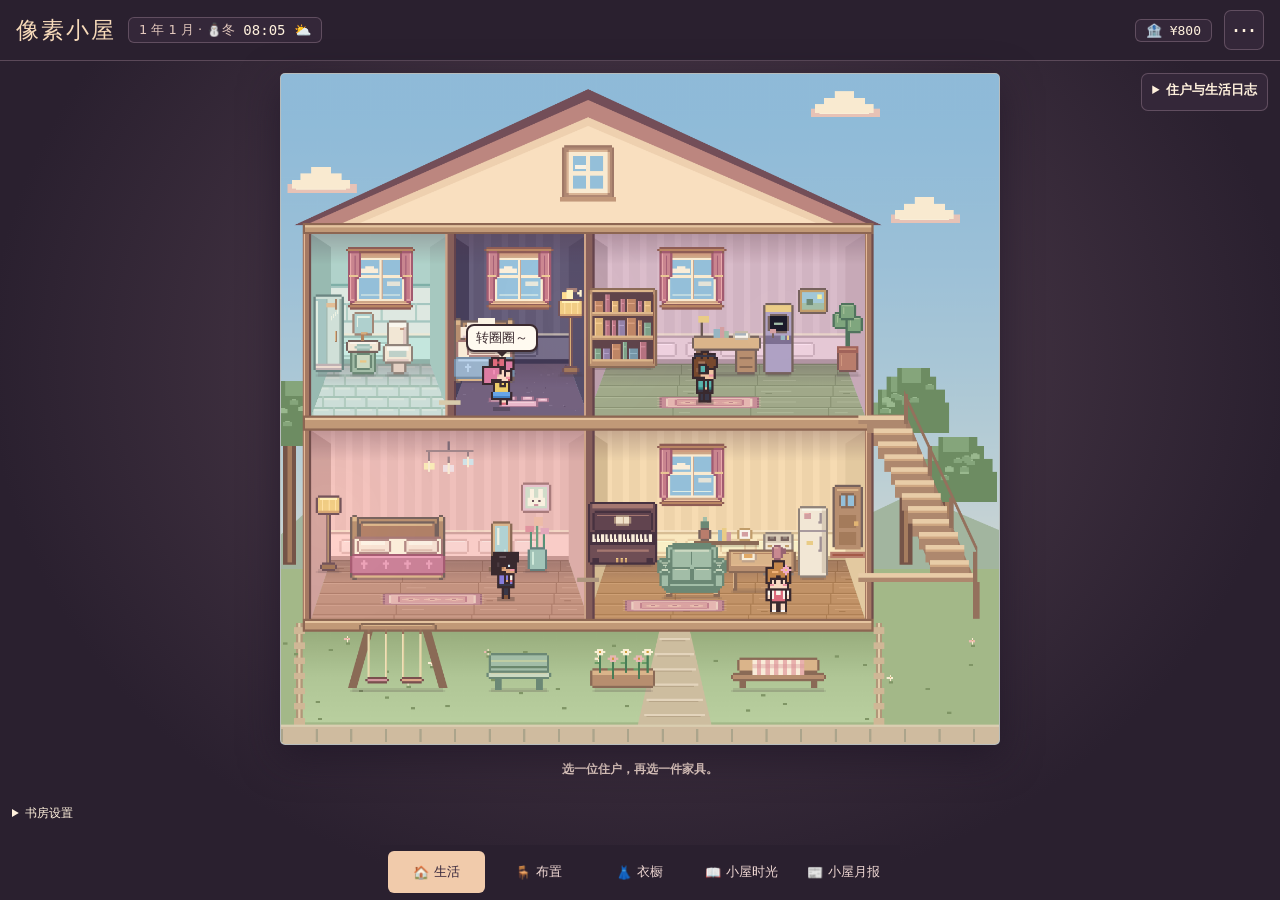
<file: index.html>
<!doctype html>
<html lang="zh-CN">
<head>
<meta charset="utf-8">
<meta name="viewport" content="width=device-width,initial-scale=1">
<title>像素小屋</title>
<link rel="stylesheet" href="style.css?v=f6e57fb6d6b3">
</head>
<body>
<header class="topbar">
  <h1>像素小屋</h1>
  <div class="clock" title="游戏时间">
    <span id="dayLabel">1 年 1 月</span>
    <span id="clock">00:00</span>
    <span id="timeIcon">🌙</span>
  </div>
  <div class="clock fund-pill" title="家庭基金">🏦 <span id="fundTop"></span></div>
  <details id="houseControls" class="house-controls">
    <summary aria-label="游戏控制" title="游戏控制">⋯</summary>
    <div class="control-panel">
      <div class="speed" role="group" aria-label="时间速度">
        <button type="button" data-speed="0" aria-pressed="false">暂停</button>
        <button type="button" data-speed="1" class="on" aria-pressed="true">正常</button>
        <button type="button" data-speed="3" aria-pressed="false">快进</button>
      </div>
      <button type="button" id="btnSound" class="btn" aria-pressed="false">🔇 声音</button>
      <button type="button" id="btnSaveHome" class="btn" aria-haspopup="dialog">💾 存档备份与恢复</button>
      <label class="away-toggle" title="关页或切到后台时继续计时，回来最多补算一个游戏昼夜">
        <input id="houseOffline" type="checkbox"> 离开时继续
      </label>
    </div>
  </details>
</header>

<main id="houseLayout" class="layout">
  <div id="stageWrap">
    <div class="scene-frame">
      <div id="stage">
        <canvas id="cv" width="316" height="310" aria-label="两层像素小洋房与院子"></canvas>
        <div id="overlay"></div>
      </div>
    </div>
    <div class="scene-action">
      <p id="hint" class="hint" role="status">选一位住户，再选一件家具。</p>
      <button type="button" id="quickFurniture" class="btn small" hidden></button>
    </div>
    <details id="studySettings">
      <summary>书房设置</summary>
      <button type="button" id="studyQuiet" class="btn small" aria-pressed="false"
        aria-describedby="studyQuietHint">书房安静阅读</button>
      <button type="button" id="studyQuietTimer" class="btn small" aria-pressed="false"
        aria-describedby="studyQuietHint">安静 1 小时</button>
      <span id="studyQuietHint" class="hint" role="status">书房开放，熟人可以路过搭话或结伴阅读。</span>
      <div id="readingSeatControls" hidden>
        <label for="readingSeat">窗边阅读椅</label>
        <select id="readingSeat"></select>
        <button type="button" class="btn small" id="soloReading" aria-pressed="false"
          aria-describedby="readingSeatHint">安静席</button>
        <button type="button" class="btn small" id="readingNotes" aria-pressed="false"
          aria-describedby="readingSeatHint" hidden>读完再聊</button>
        <button type="button" class="btn small" id="bookSeat" aria-pressed="false"
          aria-describedby="readingSeatHint" hidden>留座 1 小时</button>
        <button type="button" class="btn small" id="bookDiscuss" aria-pressed="false"
          aria-describedby="readingSeatHint" hidden>读完当面聊</button>
        <button type="button" class="btn small" id="bookPublic" aria-pressed="false"
          aria-describedby="readingSeatHint" hidden>全屋传阅</button>
        <label id="bookIssueChoice" hidden><input type="checkbox" id="bookNextIssue"> 投到下期</label>
        <button type="button" class="btn small" id="bookPaper" aria-describedby="readingSeatHint" hidden>收起便条，交给月报</button>
        <button type="button" class="btn small" id="bookPaperReadingOnly" aria-describedby="readingSeatHint" hidden>只刊阅读经过</button>
        <button type="button" class="btn small" id="bookPaperFollowup" aria-describedby="readingSeatHint" hidden>先交稿，聊完自动补稿</button>
        <button type="button" class="btn small" id="bookPaperDefer" aria-describedby="readingSeatHint" hidden>改投下期，继续等补稿</button>
        <button type="button" class="btn small" id="bookPaperClose" aria-describedby="readingSeatHint" hidden>收起便条，照常出刊</button>
        <button type="button" class="btn small" id="bookKeepForPaper" aria-pressed="false"
          aria-describedby="readingSeatHint" hidden>等两位读完再交稿</button>
        <button type="button" class="btn small" id="bookQuestion" aria-pressed="false"
          aria-describedby="bookQuestionHint" hidden>给下一位留个问题</button>
        <span class="hint" id="bookQuestionHint" hidden></span>
        <button type="button" class="btn small" id="bookFollowup" aria-describedby="bookQuestionHint" hidden>让两位读者当面聊</button>
        <button type="button" class="btn small" id="bookMeeting" aria-describedby="bookQuestionHint" hidden>约两位读者有空时来聊</button>
        <button type="button" class="btn small" id="bookFollowupLetter" aria-describedby="bookQuestionHint" hidden>改留回笺补稿</button>
        <button type="button" class="btn small" id="bookReply" aria-describedby="readingSeatHint" hidden>回信给推荐人</button>
        <span class="hint" id="readingSeatHint" role="status"></span>
        <div id="bookReaderControls" hidden>
          <label for="bookNextReader">下一位传阅读者</label>
          <select id="bookNextReader" aria-describedby="readingSeatHint"></select>
          <button type="button" class="btn small" id="bookPickReader">确认读者</button>
        </div>
        <div id="bookMoveControls" hidden>
          <label for="bookDestination">便条移到</label>
          <select id="bookDestination" aria-describedby="bookRoutePreview"></select>
          <button type="button" class="btn small" id="bookMove" disabled>移荐书便条</button>
          <span class="hint" id="bookRoutePreview" role="status"></span>
        </div>
        <span class="hint" id="bookMoveStatus" role="status"></span>
      </div>
    </details>
    <section id="homeNow" class="home-now" hidden aria-label="正在进行的小屋活动">
      <div id="homeNowCast" class="home-mini-cast"></div>
      <span id="homeNowText" aria-live="polite"></span>
      <button id="homeStop" class="btn small ghost">先散啦</button>
    </section>
    <section id="picnicNotice" class="picnic-notice" hidden aria-label="野餐遇雨">
      <strong>🌧 野餐下雨了，主人要怎么安排？</strong>
      <p id="picnicGuestWish" class="hint"></p>
      <p class="hint">改期会保留同一位访客，等天晴且主人能在所选时段办完才开场。</p>
      <div id="picnicPlans"></div>
      <p id="picnicCoveredHint" class="hint" hidden>需摆好带棚野餐桌，并给主人和访客各留一个能走到的座位。</p>
    </section>
  </div>

  <details id="side">
    <summary>住户与生活日志</summary>
    <div class="resident-panel">
    <div id="dollList"></div>
    <div id="dollInfo" class="card" hidden></div>
    <div class="community-panel">
      <button id="btnCommunity" class="btn ghost" aria-haspopup="dialog">🎉 串门与派对</button>
      <button id="btnNeighbor" class="btn ghost" aria-haspopup="dialog">🏡 隔壁麦麦家</button>
      <button id="btnKeepsakes" class="btn ghost" aria-haspopup="dialog">🧵 小屋手记</button>
      <p id="communityStatus" class="community-status" aria-live="polite" hidden></p>
      <div id="picnicReschedule" class="home-focus" hidden>
        <label for="picnicWindow">改期时段</label>
        <select id="picnicWindow"></select>
      </div>
      <div id="picnicBackupRow" class="home-focus" hidden>
        <label for="picnicBackup">原主人没空时由谁接待</label>
        <select id="picnicBackup"></select>
      </div>
      <div id="picnicFormatRow" class="home-focus" hidden>
        <label for="picnicFormat">聚会形式</label>
        <select id="picnicFormat"></select>
      </div>
      <button id="cancelPicnic" class="btn small ghost" type="button" hidden>取消改期的野餐</button>
    </div>
    <button id="btnAddDoll" aria-haspopup="dialog" class="btn ghost">＋ 邀请新住户</button>
    <div class="card log-card">
      <div class="log-head"><h3>📜 生活日志</h3><button id="btnLogClear" class="btn small ghost">清空</button></div>
      <div id="logList" class="log-list"></div>
    </div>
    </div>
  </details>

  <section id="buildBar" aria-label="布置小屋" hidden>
    <div class="shop-bar">
      <span class="fund">🏦 家庭基金 <b id="fundAmt"></b></span>
      <span class="house" id="houseLv"></span>
      <span class="spacer"></span>
      <button id="btnSponsor" class="btn small" hidden><span class="ad-tag">广告</span><span id="sponsorText"></span></button>
      <button id="btnCrowd" class="btn small">📣 号召大家凑钱</button>
      <button id="btnExpand" class="btn small"></button>
    </div>
    <div class="tabs" role="group" aria-label="布置分类">
      <button class="tab on" data-tab="essentials" aria-pressed="true">生活家具</button>
      <button class="tab" data-tab="decor" aria-pressed="false">装饰摆件</button>
      <button class="tab" data-tab="hobbies" aria-pressed="false">兴趣家具</button>
      <button class="tab" data-tab="yard" aria-pressed="false">院子家具</button>
      <button class="tab" data-tab="keepsakes" aria-pressed="false">纪念物</button>
      <button class="tab" data-tab="wall" aria-pressed="false">墙纸</button>
      <button class="tab" data-tab="floor" aria-pressed="false">地板</button>
      <span class="spacer"></span>
      <button id="btnTrash" class="btn small" title="点击家具删除">🗑 删除模式</button>
      <button id="btnReset" class="btn small ghost">恢复默认</button>
    </div>
    <div id="palette" class="palette"></div>
    <p id="buildHint" class="hint">选择家具后点击房间放置 · 点已有家具可以拿起移动 · 右键/Esc 取消</p>
    <button type="button" id="cancelFurniture" class="btn small ghost" hidden>取消放置</button>
  </section>
</main>

<dialog id="paperDialog" class="paper-dialog" aria-labelledby="paperTitle">
  <header class="paper-head">
    <h2 id="paperTitle">小屋月报</h2>
    <form method="dialog"><button class="btn small ghost" aria-label="关闭月报">关闭</button></form>
  </header>
  <nav class="paper-issues" aria-label="月报期数">
    <button id="paperOlder" class="btn small ghost" type="button">‹ 上一期</button>
    <span id="paperMonth" aria-live="polite"></span>
    <button id="paperNewer" class="btn small ghost" type="button">下一期 ›</button>
  </nav>
  <section id="paperText" aria-label="本期故事" aria-live="polite"></section>
  <div class="paper-actions">
    <button type="button" id="paperCopy" class="btn small ghost">复制本期</button>
    <button type="button" id="paperCard" class="btn small ghost">保存纪念卡</button>
  </div>
  <details class="paper-settings">
    <summary>设置</summary>
    <label><input id="paperAuto" type="checkbox"> 每月自动打开</label>
  </details>
  <details class="rewind-box">
    <summary>🕰 时光回溯</summary>
    <p class="hint">每月开始时会留一份快照，最多保留 4 个月。回到那个月初后，之后的事会重新发生。</p>
    <div id="rewindList" class="rewind-list"></div>
  </details>
</dialog>
<dialog id="communityDialog" class="paper-dialog community-dialog" aria-labelledby="communityTitle">
  <header class="paper-head">
    <h2 id="communityTitle">串门与派对</h2>
    <form method="dialog"><button class="btn small ghost">关闭</button></form>
  </header>
  <label for="communityHost">邀请人</label>
  <select id="communityHost" class="mbti-picker"></select>
  <p id="communityHelp" class="hint" aria-live="polite"></p>
  <div id="communityChoices" class="community-choices"></div>
</dialog>
<dialog id="neighborDialog" class="paper-dialog community-dialog" aria-labelledby="neighborTitle">
  <header class="paper-head">
    <h2 id="neighborTitle">麦麦家</h2>
    <form method="dialog"><button class="btn small ghost">关闭</button></form>
  </header>
  <div class="neighbor-porch" id="neighborPorch" aria-label="隔壁家门廊"></div>
  <p id="neighborStatus" aria-live="polite"></p>
  <label for="neighborVisitor">去串门的住户</label>
  <select id="neighborVisitor" class="mbti-picker"></select>
  <p id="neighborTie" class="hint"></p>
  <button id="neighborGo" type="button" class="btn small">去麦麦家坐坐</button>
</dialog>
<dialog id="keepsakesDialog" class="paper-dialog community-dialog" aria-labelledby="keepsakesTitle">
  <header class="paper-head">
    <h2 id="keepsakesTitle">小屋手记</h2>
    <form method="dialog"><button class="btn small ghost">关闭</button></form>
  </header>
  <h3>一起做花架</h3>
  <p id="keepsakeStatus" class="hint" aria-live="polite"></p>
  <div class="keepsake-fields">
    <label>第一位住户<select id="keepsakeMaker1" class="mbti-picker"></select></label>
    <label>第二位住户<select id="keepsakeMaker2" class="mbti-picker"></select></label>
    <label>花架颜色<select id="keepsakeFinish" class="mbti-picker"></select></label>
  </div>
  <button id="keepsakeStart" class="btn small" type="button">一起做花架</button>
  <h3>小角落与两人的传统</h3>
  <ul id="keepsakeNotes" class="keepsake-notes"></ul>
  <h3>手作纪念物</h3>
  <ul id="keepsakePieces" class="keepsake-notes"></ul>
</dialog>
<dialog id="applicationsDialog" class="paper-dialog community-dialog" aria-labelledby="applicationsTitle">
  <header class="paper-head">
    <h2 id="applicationsTitle">邀请新住户</h2>
    <form method="dialog"><button class="btn small ghost">关闭</button></form>
  </header>
  <p id="applicationSpace" class="hint"></p>
  <h3>入住申请</h3>
  <div id="applicationList"></div>
  <button id="btnRandomResident" class="btn small ghost">邀请一位新朋友</button>
</dialog>
<dialog id="homeDialog" class="paper-dialog home-dialog" aria-labelledby="homeTitle">
  <header class="paper-head">
    <div><small class="home-eyebrow">把日子，过成我们的故事</small><h2 id="homeTitle">小屋时光</h2></div>
    <form method="dialog"><button class="btn small ghost" aria-label="关闭小屋时光">关闭</button></form>
  </header>
  <nav class="home-tabs" aria-label="小屋时光内容">
    <button class="btn small on" id="homeToday" aria-pressed="true">一起做点什么</button>
    <button class="btn small ghost" id="homeAlbum" aria-pressed="false">我们的相册</button>
  </nav>
  <div id="homeTodayPanel">
    <p class="home-intro">不是每个月都要发生大事。有人在等一顿饭，有人想把故事讲给你听。</p>
    <div id="homeOccasions" class="home-occasions"></div>
    <div id="homeWishes" class="home-wishes"></div>
    <section class="home-invite" aria-labelledby="homeMealTitle" id="homeMeal" hidden>
      <h3 id="homeMealTitle">给晚归的人留饭</h3>
      <label class="home-focus">谁来下厨？ <select id="homeMealCook"></select></label>
      <label class="home-focus">留给谁？ <select id="homeMealGuest" aria-describedby="homeMealStatus"></select></label>
      <p class="hint" id="homeMealStatus" role="status"></p>
      <button class="btn" type="button" id="homeMealStart">安排下厨留饭</button>
    </section>
    <section class="home-invite" aria-label="邀请家人一起活动">
      <h3>给彼此留一小段时间</h3>
      <div id="homeKinds" class="home-kinds"></div>
      <p id="homeKindHint" class="hint"></p>
      <label id="homeFocusLabel" class="home-focus" hidden><span id="homeFocusCaption"></span><select id="homeFocus" aria-label="活动主角"></select></label>
      <fieldset class="home-people"><legend>这次和谁一起？</legend><div id="homePeople"></div></fieldset>
      <p id="homePlanStatus" class="hint" role="status"></p>
      <button class="btn" id="homeStart">把大家叫过来</button>
    </section>
    <p class="hint home-gentle">没有期限，也没有必须完成的清单。随时来，慢慢过。</p>
  </div>
  <div id="homeAlbumPanel" hidden>
    <div class="home-album-head"><p class="hint">留住那时候的样子。</p><button id="homeFavorites" class="btn small ghost" aria-pressed="false">只看珍藏</button></div>
    <div id="homeMemories" class="home-memories"></div>
  </div>
</dialog>
<dialog id="saveDialog" class="paper-dialog" aria-labelledby="saveTitle">
  <header class="paper-head"><h2 id="saveTitle">把小屋好好收起来</h2><form method="dialog"><button class="btn small ghost" aria-label="关闭存档管理">关闭</button></form></header>
  <p id="saveState" role="status"></p>
  <p class="hint">进度自动保存在这台设备的浏览器里。下载一份备份，就可以把小屋带到另一台设备。</p>
  <div class="home-save-actions"><button id="saveExport" class="btn">下载存档备份</button><label class="btn ghost" for="saveFile" tabindex="0">选择备份文件</label><input id="saveFile" type="file" accept=".json,application/json" hidden></div>
  <section id="savePreview" class="home-import-preview" hidden><p id="savePreviewText"></p><button id="saveImport" class="btn">恢复这份小屋</button><button id="saveImportCancel" class="btn ghost">取消</button></section>
  <p id="saveFeedback" class="hint" role="status"></p>
  <button id="saveUndo" class="btn small ghost" hidden>撤销上次导入</button>
  <p class="hint">恢复前会保留当前进度，可以撤销。正式版与测试版的备份分别使用。</p>
</dialog>

<nav class="modes house-dock" aria-label="小屋操作">
  <button class="mode on" data-mode="live" aria-pressed="true"><span class="dock-icon" aria-hidden="true">🏠</span> <span class="dock-label">生活</span></button>
  <button class="mode" data-mode="build" aria-pressed="false"><span class="dock-icon" aria-hidden="true">🪑</span> <span class="dock-label">布置</span></button>
  <button id="btnWardrobe"><span class="dock-icon" aria-hidden="true">👗</span> <span class="dock-label">衣橱</span></button>
  <button id="btnHome" aria-haspopup="dialog"><span class="dock-icon" aria-hidden="true">📖</span> <span class="dock-label">小屋时光</span></button>
  <button type="button" id="dailyPaper" class="paper-button" aria-haspopup="dialog">
    <span class="dock-icon" aria-hidden="true">📰<span id="paperBadge" class="paper-badge" hidden></span></span>
    <span class="dock-label">小屋月报</span>
  </button>
</nav>

<div id="wardrobe" class="modal" hidden>
  <div class="modal-card">
    <div class="modal-head">
      <h2>👗 衣橱</h2>
      <div id="wdTabs" class="wd-tabs"></div>
      <button id="wdClose" class="btn small" aria-label="关闭">✕</button>
    </div>
    <div class="wd-body">
      <div class="wd-preview">
        <canvas id="wdCanvas" width="20" height="24"></canvas>
        <div id="wdSaved" class="wd-saved" aria-live="polite"></div>
        <div class="wd-dir" role="group" aria-label="预览方向">
          <button data-dir="left" aria-label="左侧">◀</button>
          <button data-dir="down" aria-label="正面">●</button>
          <button data-dir="right" aria-label="右侧">▶</button>
          <button data-dir="up" aria-label="背面">▲</button>
        </div>
        <label class="wd-pose-label">试穿动作 <select id="wdPose"><option value="stand">站一会儿</option><option value="walk">走两步</option><option value="sit">坐下来</option><option value="dance">跳个舞</option></select></label>
        <label class="wd-name">名字 <input id="wdName" maxlength="8"></label>
        <div class="wd-actions">
          <button id="wdShuffle" class="btn small">🎨 换套搭配</button>
          <button id="wdRandom" class="btn small">🎲 随机形象</button>
          <button id="wdUndo" class="btn small ghost">还原本次穿搭</button>
        </div>
        <button id="wdRemove" class="btn small ghost">请 TA 搬走</button>
      </div>
      <div class="wd-editor">
        <div class="wd-pages" role="group" aria-label="衣橱内容">
          <button data-wd-page="presets" aria-pressed="false">形象预设</button>
          <button data-wd-page="look" aria-pressed="true">穿搭与发型</button>
          <button data-wd-page="profile" aria-pressed="false">人物设定</button>
        </div>
        <div id="wdOptions" class="wd-options"></div>
      </div>
    </div>
  </div>
</div>

<div id="toast" role="status"></div>

<script src="js/calendar.js?v=a40460b9fe31"></script>
<script src="js/data.js?v=f393ad06b370"></script>
<script src="js/sprites.js?v=c2edd6c1746e"></script>
<script src="js/doll.js?v=a3fae09794ce"></script>
<script src="js/audio.js?v=bfed272d2ce4"></script>
<script src="js/npc-memory.js?v=aa25de9db61f"></script>
<script src="js/taptap.js?v=101f7edd6f48"></script>
<script src="js/house-storage.js?v=0e502a4f3a11"></script>
<script src="js/save-manager.js?v=63dc4c1abe94"></script>
<script src="js/house-life.js?v=60e423b7eacf"></script>
<script src="js/bonds.js?v=2c228f3b6f50"></script>
<script src="js/game.js?v=a0cf823a73d9"></script>
<script src="js/social.js?v=b46f816af400"></script>
<script src="js/relationship-fallout.js?v=a691f6e383e1"></script>
<script src="js/work.js?v=4c8cf0fc2a9c"></script>
<script src="js/furniture2.js?v=d2feea9fe8e2"></script>
<script src="js/furniture3.js?v=0a551b962592"></script>
<script src="js/furniture4.js?v=0c8d55d541ea"></script>
<script src="js/economy.js?v=d0ad69c993ab"></script>
<script src="js/rooms.js?v=663a6f78f87b"></script>
<script src="js/season.js?v=fa6f9c5eff63"></script>
<script src="js/astro.js?v=6e3667f75b17"></script>
<script src="js/routines.js?v=5557e267701b"></script>
<script src="js/community.js?v=14101d5499c9"></script>
<script src="js/neighbors.js?v=e3c87f10bbf7"></script>
<script src="js/picnic.js?v=4f769f50231a"></script>
<script src="js/house-view.js?v=e52566dfa841"></script>
<script src="js/yard.js?v=367c6fcde2d4"></script>
<script src="js/keepsakes.js?v=89e557f0bbbc"></script>
<script src="js/home-stories.js?v=855d6932a92b"></script>
<script src="js/home-care.js?v=8559224f4969"></script>
<script src="js/life-moments.js?v=6759e38560c8"></script>
<script src="js/save-portability.js?v=16ea97458792"></script>
<script src="js/view.js?v=1933cbea1a20"></script>
<script src="js/paper-card.js?v=fd8e706a66cf"></script>
<script src="js/ui.js?v=ede23378a12a"></script>
<script src="js/home-ui.js?v=effc6bc23819"></script>
</body>
</html>
</file>
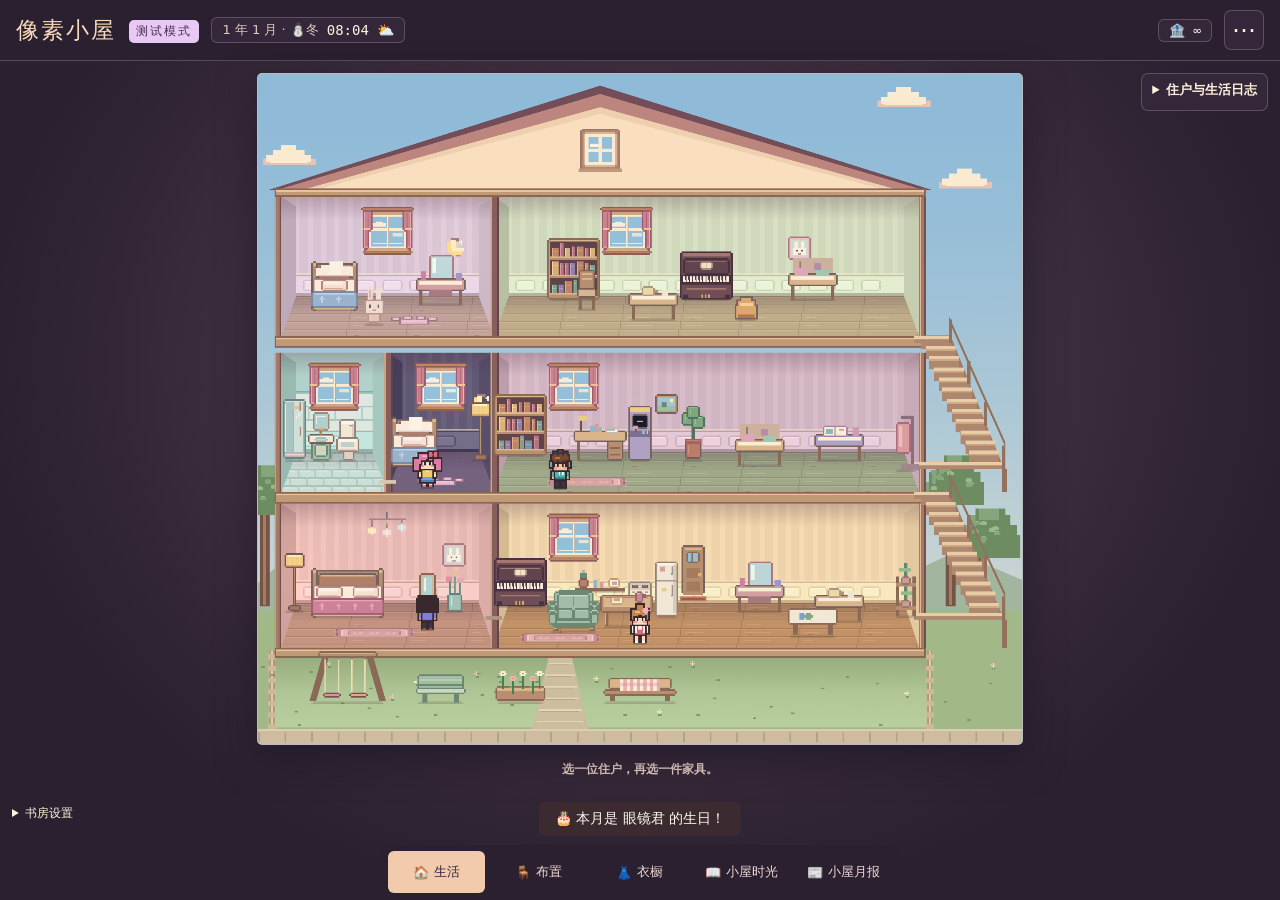
<file: dev.html>
<!doctype html>
<html lang="zh-CN">
<head>
<meta charset="utf-8">
<meta name="viewport" content="width=device-width,initial-scale=1">
<title>像素小屋 · 测试模式</title>
<link rel="stylesheet" href="style.css?v=f6e57fb6d6b3">
</head>
<body data-mode="test">
<header class="topbar">
  <h1>像素小屋 <small class="test-badge">测试模式</small></h1>
  <div class="clock" title="游戏时间">
    <span id="dayLabel">1 年 1 月</span>
    <span id="clock">00:00</span>
    <span id="timeIcon">🌙</span>
  </div>
  <div class="clock fund-pill" title="家庭基金">🏦 <span id="fundTop"></span></div>
  <details id="houseControls" class="house-controls">
    <summary aria-label="游戏控制" title="游戏控制">⋯</summary>
    <div class="control-panel">
      <div class="speed" role="group" aria-label="时间速度">
        <button type="button" data-speed="0" aria-pressed="false">暂停</button>
        <button type="button" data-speed="1" class="on" aria-pressed="true">正常</button>
        <button type="button" data-speed="3" aria-pressed="false">快进</button>
      </div>
      <button type="button" id="btnSound" class="btn" aria-pressed="false">🔇 声音</button>
      <button type="button" id="btnSaveHome" class="btn" aria-haspopup="dialog">💾 存档备份与恢复</button>
      <label class="away-toggle" title="关页或切到后台时继续计时，回来最多补算一个游戏昼夜">
        <input id="houseOffline" type="checkbox"> 离开时继续
      </label>
    </div>
  </details>
</header>

<main id="houseLayout" class="layout">
  <div id="stageWrap">
    <div class="scene-frame">
      <div id="stage">
        <canvas id="cv" width="316" height="310" aria-label="两层像素小洋房与院子"></canvas>
        <div id="overlay"></div>
      </div>
    </div>
    <div class="scene-action">
      <p id="hint" class="hint" role="status">选一位住户，再选一件家具。</p>
      <button type="button" id="quickFurniture" class="btn small" hidden></button>
    </div>
    <details id="studySettings">
      <summary>书房设置</summary>
      <button type="button" id="studyQuiet" class="btn small" aria-pressed="false"
        aria-describedby="studyQuietHint">书房安静阅读</button>
      <button type="button" id="studyQuietTimer" class="btn small" aria-pressed="false"
        aria-describedby="studyQuietHint">安静 1 小时</button>
      <span id="studyQuietHint" class="hint" role="status">书房开放，熟人可以路过搭话或结伴阅读。</span>
      <div id="readingSeatControls" hidden>
        <label for="readingSeat">窗边阅读椅</label>
        <select id="readingSeat"></select>
        <button type="button" class="btn small" id="soloReading" aria-pressed="false"
          aria-describedby="readingSeatHint">安静席</button>
        <button type="button" class="btn small" id="readingNotes" aria-pressed="false"
          aria-describedby="readingSeatHint" hidden>读完再聊</button>
        <button type="button" class="btn small" id="bookSeat" aria-pressed="false"
          aria-describedby="readingSeatHint" hidden>留座 1 小时</button>
        <button type="button" class="btn small" id="bookDiscuss" aria-pressed="false"
          aria-describedby="readingSeatHint" hidden>读完当面聊</button>
        <button type="button" class="btn small" id="bookPublic" aria-pressed="false"
          aria-describedby="readingSeatHint" hidden>全屋传阅</button>
        <label id="bookIssueChoice" hidden><input type="checkbox" id="bookNextIssue"> 投到下期</label>
        <button type="button" class="btn small" id="bookPaper" aria-describedby="readingSeatHint" hidden>收起便条，交给月报</button>
        <button type="button" class="btn small" id="bookPaperReadingOnly" aria-describedby="readingSeatHint" hidden>只刊阅读经过</button>
        <button type="button" class="btn small" id="bookPaperFollowup" aria-describedby="readingSeatHint" hidden>先交稿，聊完自动补稿</button>
        <button type="button" class="btn small" id="bookPaperDefer" aria-describedby="readingSeatHint" hidden>改投下期，继续等补稿</button>
        <button type="button" class="btn small" id="bookPaperClose" aria-describedby="readingSeatHint" hidden>收起便条，照常出刊</button>
        <button type="button" class="btn small" id="bookKeepForPaper" aria-pressed="false"
          aria-describedby="readingSeatHint" hidden>等两位读完再交稿</button>
        <button type="button" class="btn small" id="bookQuestion" aria-pressed="false"
          aria-describedby="bookQuestionHint" hidden>给下一位留个问题</button>
        <span class="hint" id="bookQuestionHint" hidden></span>
        <button type="button" class="btn small" id="bookFollowup" aria-describedby="bookQuestionHint" hidden>让两位读者当面聊</button>
        <button type="button" class="btn small" id="bookMeeting" aria-describedby="bookQuestionHint" hidden>约两位读者有空时来聊</button>
        <button type="button" class="btn small" id="bookFollowupLetter" aria-describedby="bookQuestionHint" hidden>改留回笺补稿</button>
        <button type="button" class="btn small" id="bookReply" aria-describedby="readingSeatHint" hidden>回信给推荐人</button>
        <span class="hint" id="readingSeatHint" role="status"></span>
        <div id="bookReaderControls" hidden>
          <label for="bookNextReader">下一位传阅读者</label>
          <select id="bookNextReader" aria-describedby="readingSeatHint"></select>
          <button type="button" class="btn small" id="bookPickReader">确认读者</button>
        </div>
        <div id="bookMoveControls" hidden>
          <label for="bookDestination">便条移到</label>
          <select id="bookDestination" aria-describedby="bookRoutePreview"></select>
          <button type="button" class="btn small" id="bookMove" disabled>移荐书便条</button>
          <span class="hint" id="bookRoutePreview" role="status"></span>
        </div>
        <span class="hint" id="bookMoveStatus" role="status"></span>
      </div>
    </details>
    <section id="homeNow" class="home-now" hidden aria-label="正在进行的小屋活动">
      <div id="homeNowCast" class="home-mini-cast"></div>
      <span id="homeNowText" aria-live="polite"></span>
      <button id="homeStop" class="btn small ghost">先散啦</button>
    </section>
    <section id="picnicNotice" class="picnic-notice" hidden aria-label="野餐遇雨">
      <strong>🌧 野餐下雨了，主人要怎么安排？</strong>
      <p id="picnicGuestWish" class="hint"></p>
      <p class="hint">改期会保留同一位访客，等天晴且主人能在所选时段办完才开场。</p>
      <div id="picnicPlans"></div>
      <p id="picnicCoveredHint" class="hint" hidden>需摆好带棚野餐桌，并给主人和访客各留一个能走到的座位。</p>
    </section>
  </div>

  <details id="side">
    <summary>住户与生活日志</summary>
    <div class="resident-panel">
    <div id="dollList"></div>
    <div id="dollInfo" class="card" hidden></div>
    <div class="community-panel">
      <button id="btnCommunity" class="btn ghost" aria-haspopup="dialog">🎉 串门与派对</button>
      <button id="btnNeighbor" class="btn ghost" aria-haspopup="dialog">🏡 隔壁麦麦家</button>
      <button id="btnKeepsakes" class="btn ghost" aria-haspopup="dialog">🧵 小屋手记</button>
      <p id="communityStatus" class="community-status" aria-live="polite" hidden></p>
      <div id="picnicReschedule" class="home-focus" hidden>
        <label for="picnicWindow">改期时段</label>
        <select id="picnicWindow"></select>
      </div>
      <div id="picnicBackupRow" class="home-focus" hidden>
        <label for="picnicBackup">原主人没空时由谁接待</label>
        <select id="picnicBackup"></select>
      </div>
      <div id="picnicFormatRow" class="home-focus" hidden>
        <label for="picnicFormat">聚会形式</label>
        <select id="picnicFormat"></select>
      </div>
      <button id="cancelPicnic" class="btn small ghost" type="button" hidden>取消改期的野餐</button>
    </div>
    <button id="btnAddDoll" aria-haspopup="dialog" class="btn ghost">＋ 邀请新住户</button>
    <div class="card log-card">
      <div class="log-head"><h3>📜 生活日志</h3><button id="btnLogClear" class="btn small ghost">清空</button></div>
      <div id="logList" class="log-list"></div>
    </div>
    </div>
  </details>

  <section id="buildBar" aria-label="布置小屋" hidden>
    <div class="shop-bar">
      <span class="fund">🏦 家庭基金 <b id="fundAmt"></b></span>
      <span class="house" id="houseLv"></span>
      <span class="spacer"></span>
      <button id="btnSponsor" class="btn small" hidden><span class="ad-tag">广告</span><span id="sponsorText"></span></button>
      <button id="btnCrowd" class="btn small">📣 号召大家凑钱</button>
      <button id="btnExpand" class="btn small"></button>
    </div>
    <div class="tabs" role="group" aria-label="布置分类">
      <button class="tab on" data-tab="essentials" aria-pressed="true">生活家具</button>
      <button class="tab" data-tab="decor" aria-pressed="false">装饰摆件</button>
      <button class="tab" data-tab="hobbies" aria-pressed="false">兴趣家具</button>
      <button class="tab" data-tab="yard" aria-pressed="false">院子家具</button>
      <button class="tab" data-tab="keepsakes" aria-pressed="false">纪念物</button>
      <button class="tab" data-tab="wall" aria-pressed="false">墙纸</button>
      <button class="tab" data-tab="floor" aria-pressed="false">地板</button>
      <span class="spacer"></span>
      <button id="btnTrash" class="btn small" title="点击家具删除">🗑 删除模式</button>
      <button id="btnReset" class="btn small ghost">恢复默认</button>
    </div>
    <div id="palette" class="palette"></div>
    <p id="buildHint" class="hint">选择家具后点击房间放置 · 点已有家具可以拿起移动 · 右键/Esc 取消</p>
    <button type="button" id="cancelFurniture" class="btn small ghost" hidden>取消放置</button>
  </section>
</main>

<dialog id="paperDialog" class="paper-dialog" aria-labelledby="paperTitle">
  <header class="paper-head">
    <h2 id="paperTitle">小屋月报</h2>
    <form method="dialog"><button class="btn small ghost" aria-label="关闭月报">关闭</button></form>
  </header>
  <nav class="paper-issues" aria-label="月报期数">
    <button id="paperOlder" class="btn small ghost" type="button">‹ 上一期</button>
    <span id="paperMonth" aria-live="polite"></span>
    <button id="paperNewer" class="btn small ghost" type="button">下一期 ›</button>
  </nav>
  <section id="paperText" aria-label="本期故事" aria-live="polite"></section>
  <div class="paper-actions">
    <button type="button" id="paperCopy" class="btn small ghost">复制本期</button>
    <button type="button" id="paperCard" class="btn small ghost">保存纪念卡</button>
  </div>
  <details class="paper-settings">
    <summary>设置</summary>
    <label><input id="paperAuto" type="checkbox"> 每月自动打开</label>
  </details>
  <details class="rewind-box">
    <summary>🕰 时光回溯</summary>
    <p class="hint">每月开始时会留一份快照，最多保留 4 个月。回到那个月初后，之后的事会重新发生。</p>
    <div id="rewindList" class="rewind-list"></div>
  </details>
</dialog>
<dialog id="communityDialog" class="paper-dialog community-dialog" aria-labelledby="communityTitle">
  <header class="paper-head">
    <h2 id="communityTitle">串门与派对</h2>
    <form method="dialog"><button class="btn small ghost">关闭</button></form>
  </header>
  <label for="communityHost">邀请人</label>
  <select id="communityHost" class="mbti-picker"></select>
  <p id="communityHelp" class="hint" aria-live="polite"></p>
  <div id="communityChoices" class="community-choices"></div>
</dialog>
<dialog id="neighborDialog" class="paper-dialog community-dialog" aria-labelledby="neighborTitle">
  <header class="paper-head">
    <h2 id="neighborTitle">麦麦家</h2>
    <form method="dialog"><button class="btn small ghost">关闭</button></form>
  </header>
  <div class="neighbor-porch" id="neighborPorch" aria-label="隔壁家门廊"></div>
  <p id="neighborStatus" aria-live="polite"></p>
  <label for="neighborVisitor">去串门的住户</label>
  <select id="neighborVisitor" class="mbti-picker"></select>
  <p id="neighborTie" class="hint"></p>
  <button id="neighborGo" type="button" class="btn small">去麦麦家坐坐</button>
</dialog>
<dialog id="keepsakesDialog" class="paper-dialog community-dialog" aria-labelledby="keepsakesTitle">
  <header class="paper-head">
    <h2 id="keepsakesTitle">小屋手记</h2>
    <form method="dialog"><button class="btn small ghost">关闭</button></form>
  </header>
  <h3>一起做花架</h3>
  <p id="keepsakeStatus" class="hint" aria-live="polite"></p>
  <div class="keepsake-fields">
    <label>第一位住户<select id="keepsakeMaker1" class="mbti-picker"></select></label>
    <label>第二位住户<select id="keepsakeMaker2" class="mbti-picker"></select></label>
    <label>花架颜色<select id="keepsakeFinish" class="mbti-picker"></select></label>
  </div>
  <button id="keepsakeStart" class="btn small" type="button">一起做花架</button>
  <h3>小角落与两人的传统</h3>
  <ul id="keepsakeNotes" class="keepsake-notes"></ul>
  <h3>手作纪念物</h3>
  <ul id="keepsakePieces" class="keepsake-notes"></ul>
</dialog>
<dialog id="applicationsDialog" class="paper-dialog community-dialog" aria-labelledby="applicationsTitle">
  <header class="paper-head">
    <h2 id="applicationsTitle">邀请新住户</h2>
    <form method="dialog"><button class="btn small ghost">关闭</button></form>
  </header>
  <p id="applicationSpace" class="hint"></p>
  <h3>入住申请</h3>
  <div id="applicationList"></div>
  <button id="btnRandomResident" class="btn small ghost">邀请一位新朋友</button>
</dialog>
<dialog id="homeDialog" class="paper-dialog home-dialog" aria-labelledby="homeTitle">
  <header class="paper-head">
    <div><small class="home-eyebrow">把日子，过成我们的故事</small><h2 id="homeTitle">小屋时光</h2></div>
    <form method="dialog"><button class="btn small ghost" aria-label="关闭小屋时光">关闭</button></form>
  </header>
  <nav class="home-tabs" aria-label="小屋时光内容">
    <button class="btn small on" id="homeToday" aria-pressed="true">一起做点什么</button>
    <button class="btn small ghost" id="homeAlbum" aria-pressed="false">我们的相册</button>
  </nav>
  <div id="homeTodayPanel">
    <p class="home-intro">不是每个月都要发生大事。有人在等一顿饭，有人想把故事讲给你听。</p>
    <div id="homeOccasions" class="home-occasions"></div>
    <div id="homeWishes" class="home-wishes"></div>
    <section class="home-invite" aria-labelledby="homeMealTitle" id="homeMeal" hidden>
      <h3 id="homeMealTitle">给晚归的人留饭</h3>
      <label class="home-focus">谁来下厨？ <select id="homeMealCook"></select></label>
      <label class="home-focus">留给谁？ <select id="homeMealGuest" aria-describedby="homeMealStatus"></select></label>
      <p class="hint" id="homeMealStatus" role="status"></p>
      <button class="btn" type="button" id="homeMealStart">安排下厨留饭</button>
    </section>
    <section class="home-invite" aria-label="邀请家人一起活动">
      <h3>给彼此留一小段时间</h3>
      <div id="homeKinds" class="home-kinds"></div>
      <p id="homeKindHint" class="hint"></p>
      <label id="homeFocusLabel" class="home-focus" hidden><span id="homeFocusCaption"></span><select id="homeFocus" aria-label="活动主角"></select></label>
      <fieldset class="home-people"><legend>这次和谁一起？</legend><div id="homePeople"></div></fieldset>
      <p id="homePlanStatus" class="hint" role="status"></p>
      <button class="btn" id="homeStart">把大家叫过来</button>
    </section>
    <p class="hint home-gentle">没有期限，也没有必须完成的清单。随时来，慢慢过。</p>
  </div>
  <div id="homeAlbumPanel" hidden>
    <div class="home-album-head"><p class="hint">留住那时候的样子。</p><button id="homeFavorites" class="btn small ghost" aria-pressed="false">只看珍藏</button></div>
    <div id="homeMemories" class="home-memories"></div>
  </div>
</dialog>
<dialog id="saveDialog" class="paper-dialog" aria-labelledby="saveTitle">
  <header class="paper-head"><h2 id="saveTitle">把小屋好好收起来</h2><form method="dialog"><button class="btn small ghost" aria-label="关闭存档管理">关闭</button></form></header>
  <p id="saveState" role="status"></p>
  <p class="hint">进度自动保存在这台设备的浏览器里。下载一份备份，就可以把小屋带到另一台设备。</p>
  <div class="home-save-actions"><button id="saveExport" class="btn">下载存档备份</button><label class="btn ghost" for="saveFile" tabindex="0">选择备份文件</label><input id="saveFile" type="file" accept=".json,application/json" hidden></div>
  <section id="savePreview" class="home-import-preview" hidden><p id="savePreviewText"></p><button id="saveImport" class="btn">恢复这份小屋</button><button id="saveImportCancel" class="btn ghost">取消</button></section>
  <p id="saveFeedback" class="hint" role="status"></p>
  <button id="saveUndo" class="btn small ghost" hidden>撤销上次导入</button>
  <p class="hint">恢复前会保留当前进度，可以撤销。正式版与测试版的备份分别使用。</p>
</dialog>

<nav class="modes house-dock" aria-label="小屋操作">
  <button class="mode on" data-mode="live" aria-pressed="true"><span class="dock-icon" aria-hidden="true">🏠</span> <span class="dock-label">生活</span></button>
  <button class="mode" data-mode="build" aria-pressed="false"><span class="dock-icon" aria-hidden="true">🪑</span> <span class="dock-label">布置</span></button>
  <button id="btnWardrobe"><span class="dock-icon" aria-hidden="true">👗</span> <span class="dock-label">衣橱</span></button>
  <button id="btnHome" aria-haspopup="dialog"><span class="dock-icon" aria-hidden="true">📖</span> <span class="dock-label">小屋时光</span></button>
  <button type="button" id="dailyPaper" class="paper-button" aria-haspopup="dialog">
    <span class="dock-icon" aria-hidden="true">📰<span id="paperBadge" class="paper-badge" hidden></span></span>
    <span class="dock-label">小屋月报</span>
  </button>
</nav>

<div id="wardrobe" class="modal" hidden>
  <div class="modal-card">
    <div class="modal-head">
      <h2>👗 衣橱</h2>
      <div id="wdTabs" class="wd-tabs"></div>
      <button id="wdClose" class="btn small" aria-label="关闭">✕</button>
    </div>
    <div class="wd-body">
      <div class="wd-preview">
        <canvas id="wdCanvas" width="20" height="24"></canvas>
        <div id="wdSaved" class="wd-saved" aria-live="polite"></div>
        <div class="wd-dir" role="group" aria-label="预览方向">
          <button data-dir="left" aria-label="左侧">◀</button>
          <button data-dir="down" aria-label="正面">●</button>
          <button data-dir="right" aria-label="右侧">▶</button>
          <button data-dir="up" aria-label="背面">▲</button>
        </div>
        <label class="wd-pose-label">试穿动作 <select id="wdPose"><option value="stand">站一会儿</option><option value="walk">走两步</option><option value="sit">坐下来</option><option value="dance">跳个舞</option></select></label>
        <label class="wd-name">名字 <input id="wdName" maxlength="8"></label>
        <div class="wd-actions">
          <button id="wdShuffle" class="btn small">🎨 换套搭配</button>
          <button id="wdRandom" class="btn small">🎲 随机形象</button>
          <button id="wdUndo" class="btn small ghost">还原本次穿搭</button>
        </div>
        <button id="wdRemove" class="btn small ghost">请 TA 搬走</button>
      </div>
      <div class="wd-editor">
        <div class="wd-pages" role="group" aria-label="衣橱内容">
          <button data-wd-page="presets" aria-pressed="false">形象预设</button>
          <button data-wd-page="look" aria-pressed="true">穿搭与发型</button>
          <button data-wd-page="profile" aria-pressed="false">人物设定</button>
        </div>
        <div id="wdOptions" class="wd-options"></div>
      </div>
    </div>
  </div>
</div>

<div id="toast" role="status"></div>

<script src="js/calendar.js?v=a40460b9fe31"></script>
<script src="js/data.js?v=f393ad06b370"></script>
<script src="js/sprites.js?v=c2edd6c1746e"></script>
<script src="js/doll.js?v=a3fae09794ce"></script>
<script src="js/audio.js?v=bfed272d2ce4"></script>
<script src="js/npc-memory.js?v=aa25de9db61f"></script>
<script src="js/taptap.js?v=101f7edd6f48"></script>
<script src="js/house-storage.js?v=0e502a4f3a11"></script>
<script src="js/save-manager.js?v=63dc4c1abe94"></script>
<script src="js/house-life.js?v=60e423b7eacf"></script>
<script src="js/bonds.js?v=2c228f3b6f50"></script>
<script src="js/game.js?v=a0cf823a73d9"></script>
<script src="js/social.js?v=b46f816af400"></script>
<script src="js/relationship-fallout.js?v=a691f6e383e1"></script>
<script src="js/work.js?v=4c8cf0fc2a9c"></script>
<script src="js/furniture2.js?v=d2feea9fe8e2"></script>
<script src="js/furniture3.js?v=0a551b962592"></script>
<script src="js/furniture4.js?v=0c8d55d541ea"></script>
<script src="js/economy.js?v=d0ad69c993ab"></script>
<script src="js/rooms.js?v=663a6f78f87b"></script>
<script src="js/season.js?v=fa6f9c5eff63"></script>
<script src="js/astro.js?v=6e3667f75b17"></script>
<script src="js/routines.js?v=5557e267701b"></script>
<script src="js/community.js?v=14101d5499c9"></script>
<script src="js/neighbors.js?v=e3c87f10bbf7"></script>
<script src="js/picnic.js?v=4f769f50231a"></script>
<script src="js/house-view.js?v=e52566dfa841"></script>
<script src="js/yard.js?v=367c6fcde2d4"></script>
<script src="js/keepsakes.js?v=89e557f0bbbc"></script>
<script src="js/home-stories.js?v=855d6932a92b"></script>
<script src="js/home-care.js?v=8559224f4969"></script>
<script src="js/life-moments.js?v=6759e38560c8"></script>
<script src="js/save-portability.js?v=16ea97458792"></script>
<script src="js/view.js?v=1933cbea1a20"></script>
<script src="js/paper-card.js?v=fd8e706a66cf"></script>
<script src="js/ui.js?v=ede23378a12a"></script>
<script src="js/home-ui.js?v=effc6bc23819"></script>
</body>
</html>
</file>
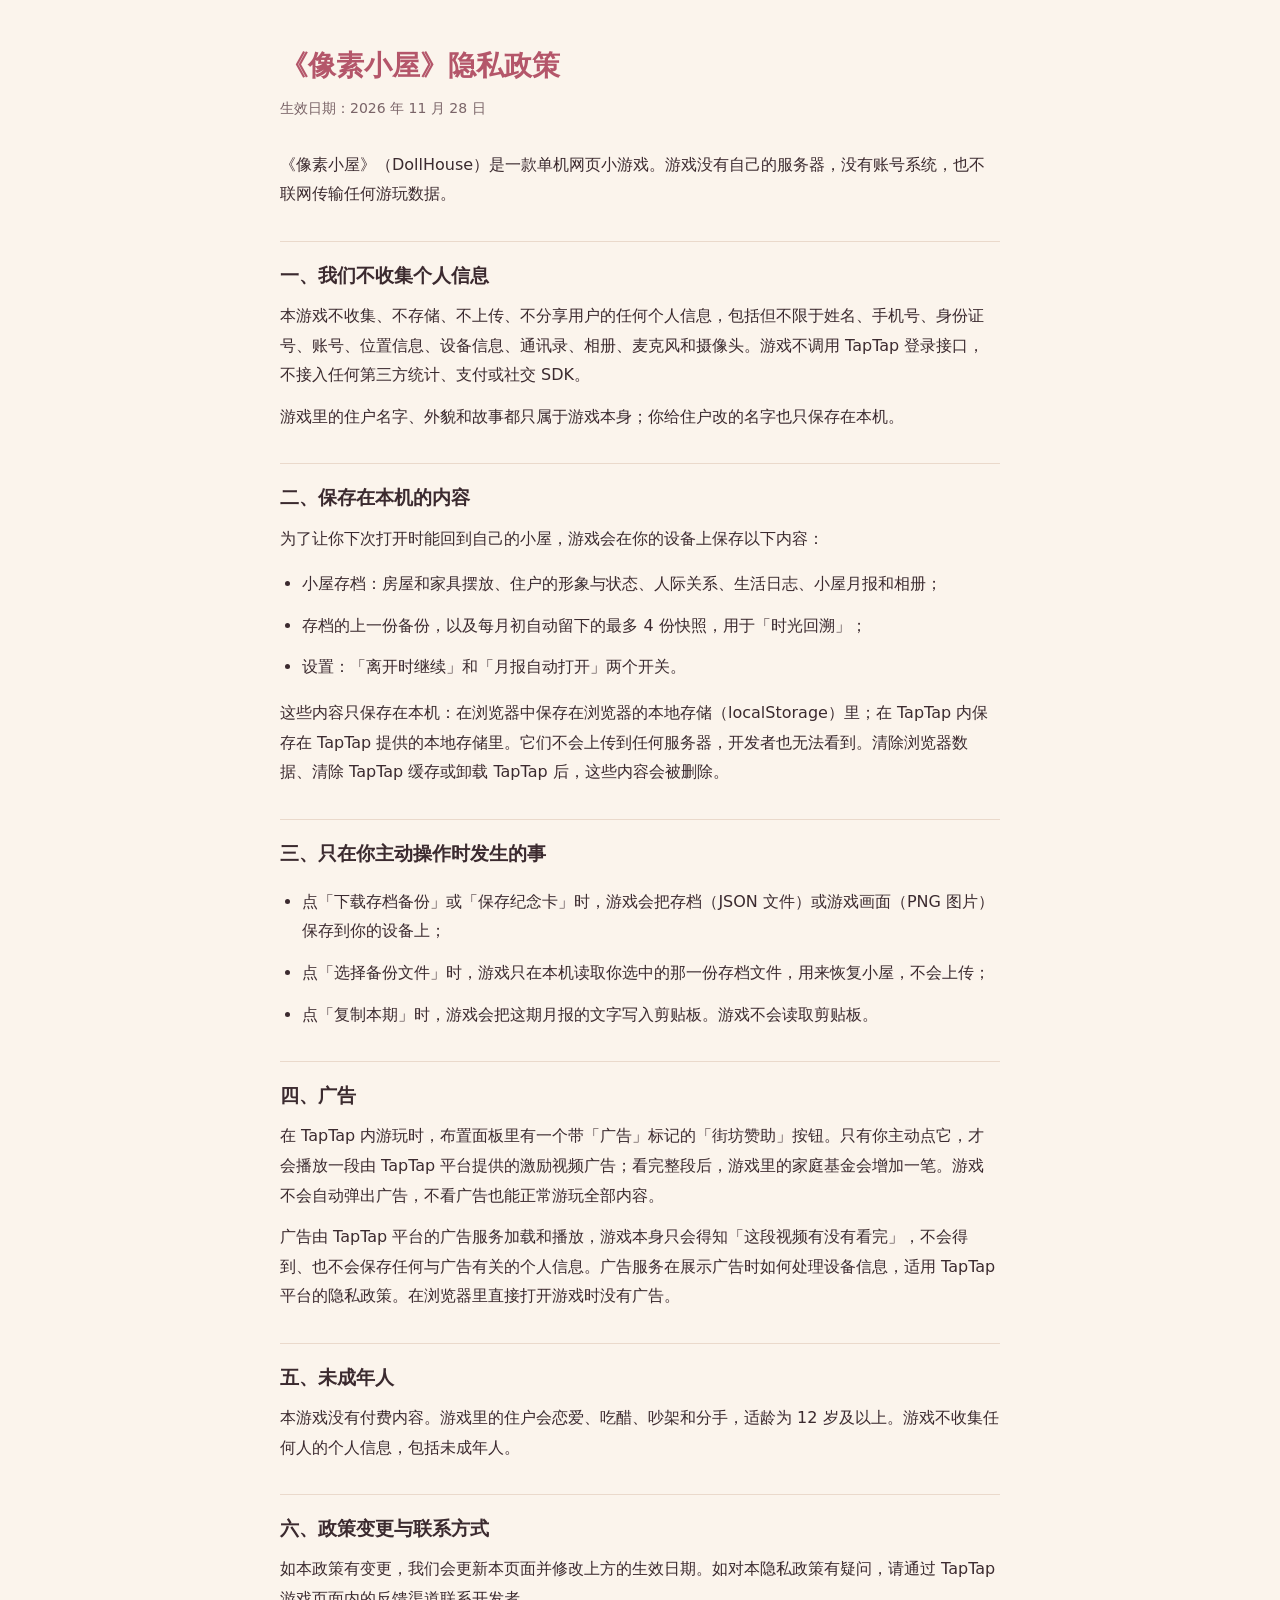
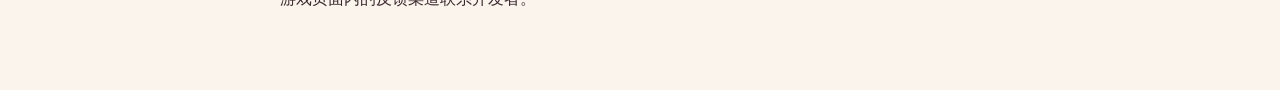
<file: privacy.html>
<!doctype html>
<html lang="zh-CN">
<head>
<meta charset="utf-8">
<meta name="viewport" content="width=device-width,initial-scale=1">
<title>《像素小屋》隐私政策</title>
<style>
  :root{--bg:#fbf4ec;--ink:#3b2a2f;--muted:#7a6468;--line:#ead9cb;--accent:#b4566a}
  @media (prefers-color-scheme:dark){:root{--bg:#2a1f2b;--ink:#f3e6dc;--muted:#c4b0aa;--line:#46364a;--accent:#f8dbba}}
  body{margin:0;background:var(--bg);color:var(--ink);font:16px/1.85 "PingFang SC","Hiragino Sans GB","Microsoft YaHei",system-ui,sans-serif}
  main{max-width:720px;margin:0 auto;padding:40px 16px 64px}
  h1{font-size:28px;margin:0 0 4px;color:var(--accent);font-weight:600}
  h2{font-size:19px;margin:32px 0 8px;padding-top:16px;border-top:1px solid var(--line)}
  p,li{margin:0 0 12px}
  ul{padding-left:1.4em}
  .meta{color:var(--muted);font-size:14px;margin-bottom:28px}
</style>
</head>
<body>
<main>
  <h1>《像素小屋》隐私政策</h1>
  <p class="meta">生效日期：2026 年 11 月 28 日</p>

  <p>《像素小屋》（DollHouse）是一款单机网页小游戏。游戏没有自己的服务器，没有账号系统，也不联网传输任何游玩数据。</p>

  <h2>一、我们不收集个人信息</h2>
  <p>本游戏不收集、不存储、不上传、不分享用户的任何个人信息，包括但不限于姓名、手机号、身份证号、账号、位置信息、设备信息、通讯录、相册、麦克风和摄像头。游戏不调用 TapTap 登录接口，不接入任何第三方统计、支付或社交 SDK。</p>
  <p>游戏里的住户名字、外貌和故事都只属于游戏本身；你给住户改的名字也只保存在本机。</p>

  <h2>二、保存在本机的内容</h2>
  <p>为了让你下次打开时能回到自己的小屋，游戏会在你的设备上保存以下内容：</p>
  <ul>
    <li>小屋存档：房屋和家具摆放、住户的形象与状态、人际关系、生活日志、小屋月报和相册；</li>
    <li>存档的上一份备份，以及每月初自动留下的最多 4 份快照，用于「时光回溯」；</li>
    <li>设置：「离开时继续」和「月报自动打开」两个开关。</li>
  </ul>
  <p>这些内容只保存在本机：在浏览器中保存在浏览器的本地存储（localStorage）里；在 TapTap 内保存在 TapTap 提供的本地存储里。它们不会上传到任何服务器，开发者也无法看到。清除浏览器数据、清除 TapTap 缓存或卸载 TapTap 后，这些内容会被删除。</p>

  <h2>三、只在你主动操作时发生的事</h2>
  <ul>
    <li>点「下载存档备份」或「保存纪念卡」时，游戏会把存档（JSON 文件）或游戏画面（PNG 图片）保存到你的设备上；</li>
    <li>点「选择备份文件」时，游戏只在本机读取你选中的那一份存档文件，用来恢复小屋，不会上传；</li>
    <li>点「复制本期」时，游戏会把这期月报的文字写入剪贴板。游戏不会读取剪贴板。</li>
  </ul>

  <h2>四、广告</h2>
  <p>在 TapTap 内游玩时，布置面板里有一个带「广告」标记的「街坊赞助」按钮。只有你主动点它，才会播放一段由 TapTap 平台提供的激励视频广告；看完整段后，游戏里的家庭基金会增加一笔。游戏不会自动弹出广告，不看广告也能正常游玩全部内容。</p>
  <p>广告由 TapTap 平台的广告服务加载和播放，游戏本身只会得知「这段视频有没有看完」，不会得到、也不会保存任何与广告有关的个人信息。广告服务在展示广告时如何处理设备信息，适用 TapTap 平台的隐私政策。在浏览器里直接打开游戏时没有广告。</p>

  <h2>五、未成年人</h2>
  <p>本游戏没有付费内容。游戏里的住户会恋爱、吃醋、吵架和分手，适龄为 12 岁及以上。游戏不收集任何人的个人信息，包括未成年人。</p>

  <h2>六、政策变更与联系方式</h2>
  <p>如本政策有变更，我们会更新本页面并修改上方的生效日期。如对本隐私政策有疑问，请通过 TapTap 游戏页面内的反馈渠道联系开发者。</p>
</main>
</body>
</html>
</file>
<file: style.css>
:root{
  --bg:#f4e9d8;
  --bg-2:#ead9bf;
  --panel:#fffaf0;
  --panel-2:#f6ead6;
  --ink:#3b2a2f;
  --muted:#8a7366;
  --line:#3b2a2f;
  --accent:#e26d7d;
  --accent-ink:#fff;
  --couple-ink:#9b365c;
  --sel:#ffd35c;
  --good:#7cc576;
  --warn:#f0a64a;
  --bad:#e26d6d;
  --shadow:#3b2a2f;
  --backdrop:rgba(40,28,34,.5);
  --font-display:"PingFang SC","Microsoft YaHei",sans-serif;
  --font-body:"PingFang SC","Hiragino Sans GB","Microsoft YaHei",system-ui,sans-serif;
  --font-pixel:ui-monospace,Menlo,monospace;
}
@media (prefers-color-scheme: dark){
  :root:not([data-theme="light"]){
    --bg:#221b26;--bg-2:#2c2332;--panel:#2f2637;--panel-2:#3b3044;--ink:#f3e8da;--muted:#b6a394;
    --line:#120d15;--shadow:#0a070c;--backdrop:rgba(5,3,8,.65);--couple-ink:#f3a5c0;color-scheme:dark;
  }
}
:root[data-theme="dark"]{
  --bg:#221b26;--bg-2:#2c2332;--panel:#2f2637;--panel-2:#3b3044;--ink:#f3e8da;--muted:#b6a394;
  --line:#120d15;--shadow:#0a070c;--backdrop:rgba(5,3,8,.65);--couple-ink:#f3a5c0;color-scheme:dark;
}
.home-dialog{width:min(780px,calc(100vw - 24px))!important}
.home-eyebrow{display:block;color:var(--muted);font-size:11px;letter-spacing:2px;margin-bottom:5px}
.home-tabs{display:flex;gap:8px;margin:18px 0 14px}
.home-intro{font-size:14px;line-height:1.8;color:var(--muted);margin:0 0 16px}
.home-wishes{display:grid;grid-template-columns:repeat(2,minmax(0,1fr));gap:12px}
.home-wish{display:flex;gap:12px;align-items:center;background:var(--panel-2);padding:16px;border-radius:12px;border:1px solid color-mix(in srgb,var(--muted) 25%,transparent)}
.home-wish small{color:var(--muted);font-size:11px}
.home-wish p{font-size:13px;line-height:1.7;margin:5px 0 10px}
.home-wish.fulfilled{border-style:dashed;opacity:.8}
.home-mini-cast{display:flex;gap:6px;flex:none}
.home-mini-cast figure,.home-memory-cast figure{display:flex;flex-direction:column;align-items:center;margin:0}
.home-mini-cast canvas{width:30px;height:42px;image-rendering:pixelated}
.home-mini-cast figcaption{font-size:10px;max-width:65px;overflow:hidden;text-overflow:ellipsis;white-space:nowrap}
.home-invite{margin-top:22px;border-top:1px dashed var(--muted);padding-top:8px}
.home-invite h3{font-size:16px;font-weight:600;margin:14px 0}
.home-kinds{display:flex;flex-wrap:wrap;gap:9px}
.home-focus{display:flex;align-items:center;gap:10px;font-size:13px;margin:14px 0;flex-wrap:wrap}
.home-focus select{max-width:100%;min-height:36px;background:var(--panel);color:var(--ink);border:1px solid var(--muted);border-radius:7px;padding:5px 10px;font:inherit}
.home-occasions{display:grid;gap:10px;margin-bottom:14px}
.home-occasion{display:flex;align-items:center;gap:12px;flex-wrap:wrap;background:var(--panel-2);padding:12px;border-radius:10px;font-size:13px;line-height:1.7}
.home-occasion>span{flex:1;min-width:130px}
.talent-summary{line-height:1.8;margin-top:10px;padding:8px;background:var(--panel-2);border-radius:8px}
.home-people{border:0;padding:0;margin:20px 0 8px;min-width:0}
.home-people legend{font-size:12px;color:var(--muted);margin-bottom:10px}
#homePeople{display:grid;grid-template-columns:repeat(2,minmax(0,1fr));gap:7px}
#homePeople label{display:flex;align-items:center;gap:9px;background:var(--panel-2);padding:9px;border-radius:8px;cursor:pointer;font-size:12px}
#homePeople label:has(input:checked){box-shadow:inset 0 0 0 2px var(--accent)}
#homePeople label:has(input:disabled){opacity:.55;cursor:default}
#homePeople input{accent-color:var(--accent);width:16px;height:16px;flex:none}
#homePeople canvas{width:25px;height:30px;image-rendering:pixelated;flex:none}
#homePlanStatus{min-height:36px;line-height:1.65;margin:12px 0}
#homeStart{background:#bd765d;color:#fff8ed;border-color:#825846;padding:10px 20px}
.home-gentle{text-align:center;font-size:11px;margin-top:22px!important}
.home-album-head{display:flex;align-items:center;justify-content:space-between;gap:8px;margin-bottom:16px}
.home-memories{display:grid;grid-template-columns:repeat(2,minmax(0,1fr));gap:18px}
.home-memory{background:var(--panel-2);padding:18px;border-radius:3px 3px 14px 3px;box-shadow:0 3px 0 color-mix(in srgb,var(--muted) 20%,transparent)}
.home-memory>small{font-size:11px;color:var(--muted)}
.home-memory-cast{display:flex;justify-content:center;gap:18px;flex-wrap:wrap;padding:18px 12px 10px;background:color-mix(in srgb,var(--panel) 70%,transparent);border-radius:5px;margin:12px 0}
.home-memory-cast canvas{width:40px;height:56px;image-rendering:pixelated}
.home-memory-cast figcaption{font-size:10px;margin:5px 0;color:var(--muted)}
.home-memory h3{font-size:16px;margin:12px 0 8px}
.home-memory p{font-size:13px;line-height:1.75;margin:0 0 16px;overflow-wrap:anywhere}
.home-memory-actions{display:flex;gap:8px;flex-wrap:wrap}
.home-album-empty{grid-column:1/-1;text-align:center;padding:24px 16px;color:var(--muted);line-height:1.8}
.home-now{display:flex;align-items:center;gap:12px;max-width:620px;margin:10px auto 0;padding:8px 12px;background:var(--panel);border:1px solid var(--muted);border-radius:10px;font-size:13px}
.home-now>span{flex:1}.home-now .home-mini-cast figcaption{display:none}
.home-save-actions{display:flex;align-items:center;gap:10px;flex-wrap:wrap;margin:24px 0 18px}
.home-save-actions label{cursor:pointer}
.home-import-preview{border:1px dashed var(--muted);padding:16px;border-radius:8px;margin:16px 0;line-height:1.8}
.home-import-preview button{margin:5px 8px 0 0}
@media(max-width:560px){
  .home-wishes,.home-memories{grid-template-columns:1fr}
  #homePeople{grid-template-columns:1fr}
  .home-dialog{padding:16px!important}
  .home-now{width:100%;gap:8px;font-size:12px}
  .home-now .home-mini-cast canvas{width:20px;height:28px}
  .home-memory-cast canvas{width:40px;height:56px}
}
@media(prefers-reduced-motion:reduce){*,*::before,*::after{animation-duration:.01ms!important;animation-iteration-count:1!important;transition-duration:.01ms!important;scroll-behavior:auto!important}}
*{box-sizing:border-box}
[hidden]{display:none!important}
button:focus-visible,a:focus-visible,label[tabindex]:focus-visible{outline:3px solid var(--accent);outline-offset:3px}
button:disabled{cursor:not-allowed;opacity:.55}
html,body{margin:0}
body{
  background:var(--bg);
  background-image:radial-gradient(var(--bg-2) 1.5px,transparent 1.5px);
  background-size:18px 18px;
  color:var(--ink);font-family:var(--font-body);
  display:flex;flex-direction:column;min-height:100vh;min-height:100dvh;
}
button{font:inherit;color:inherit;cursor:pointer}
h1,h2{font-family:var(--font-display);font-weight:400;margin:0}

.topbar{
  display:flex;align-items:center;gap:12px;flex-wrap:wrap;
  padding:10px 16px;background:var(--panel);
  border-bottom:3px solid var(--line);
}
.topbar h1{font-size:24px;letter-spacing:2px;color:var(--accent)}
.clock{font-family:var(--font-pixel);font-size:14px;display:flex;gap:8px;align-items:center;
  background:var(--panel-2);border:2px solid var(--line);padding:3px 10px;border-radius:6px}
.clock #dayLabel{font-family:var(--font-body);font-size:13px;color:var(--muted)}
.modes,.speed{display:flex;gap:6px}
.modes{margin-left:auto}
.modes button,.speed button,.btn,.tab{
  background:var(--panel-2);border:2px solid var(--line);border-radius:6px;
  padding:6px 12px;box-shadow:0 3px 0 var(--shadow);transition:transform .05s;
}
.modes button:active,.speed button:active,.btn:active,.tab:active{transform:translateY(2px);box-shadow:0 1px 0 var(--shadow)}
.modes button.on,.speed button.on,.tab.on{background:var(--sel);color:#3b2a2f}
.speed button{padding:6px 9px}
.away-toggle{display:inline-flex;align-items:center;gap:5px;min-height:34px;padding:0 7px;border:1px solid var(--line);border-radius:6px;font-size:12px;white-space:nowrap;cursor:pointer}
.away-toggle input{accent-color:var(--accent);margin:0}
.btn.small{padding:4px 10px;font-size:13px}
.btn.ghost{background:transparent}
.btn.danger,.btn.on{background:var(--accent);color:var(--accent-ink)}

.layout{--scene-ratio:1.01935484;flex:1 0 auto;position:relative;display:flex;flex-direction:column;min-width:0;padding:12px}
#stageWrap{display:flex;flex:1 0 auto;flex-direction:column;min-width:0}
.scene-frame{display:grid;place-items:center;min-width:0}
#stage{
  position:relative;width:100%;min-width:0;aspect-ratio:var(--scene-ratio);
  border:1px solid var(--line);border-radius:8px;overflow:hidden;
  box-shadow:0 3px 0 var(--shadow);background:#9fd3f0;
  touch-action:none;user-select:none;-webkit-user-select:none;
}
#cv{width:100%;height:100%;display:block;image-rendering:auto}
#overlay{position:absolute;inset:0;pointer-events:none}
.hint{font-size:13px;color:var(--muted);margin:10px 2px 0}
.scene-action{display:flex;align-items:center;flex-wrap:wrap;gap:6px}
.scene-action{min-height:48px}
#studySettings{align-self:flex-start;margin:4px 0;color:var(--hud-ink);font-size:12px}
#studySettings summary{width:max-content;min-height:32px;align-content:center;cursor:pointer}
#studySettings:not([open]) > :not(summary){display:none}
.scene-action .hint{flex:1 1 13em;margin:3px 2px}
#quickFurniture,#cancelFurniture,#studyQuiet,#studyQuietTimer{min-height:44px}
:is(#studyQuiet,#studyQuietTimer)[aria-pressed="true"]{background:var(--sel);color:#3b2a2f}
.scene-action #studyQuietHint{flex:1 1 auto;font-size:12px;margin:0 2px}
#readingSeatControls:not([hidden]){display:flex;align-items:center;flex-wrap:wrap;gap:6px;width:100%}
#readingSeatControls :is(select,button){min-height:48px}
:is(#bookMoveControls,#bookReaderControls):not([hidden]){display:flex;align-items:center;flex-wrap:wrap;gap:6px;width:100%}
#bookMoveStatus:empty{position:absolute}
#readingSeatControls select{font:inherit;font-size:1rem;color:var(--ink);background:var(--panel);border:1px solid var(--line);border-radius:6px;max-width:100%}
:is(#soloReading,#readingNotes,#bookSeat,#bookDiscuss,#bookPublic,#bookQuestion)[aria-pressed="true"]{background:var(--sel);color:#3b2a2f}
/* 主画面下的操作提示要一眼看到：不只是底部一行小字 */
#hint{font-size:14px;font-weight:650;color:var(--ink);background:var(--panel);
  border:2px solid var(--line);border-radius:6px;padding:7px 10px}

.bubble{
  position:absolute;transform:translate(-50%,-100%);
  background:#fffaf0;color:#3b2a2f;border:2px solid #3b2a2f;border-radius:8px;
  padding:3px 8px;font-size:13px;white-space:nowrap;
  box-shadow:0 2px 0 rgba(0,0,0,.25);animation:pop .18s ease-out;
}
.bubble::after{content:"";position:absolute;left:50%;bottom:-7px;margin-left:-5px;
  border:5px solid transparent;border-top-color:#3b2a2f;border-bottom:0}
.nametag{position:absolute;transform:translate(-50%,0);font-size:11px;padding:1px 6px;border-radius:4px;
  background:rgba(59,42,47,.8);color:#fff;white-space:nowrap}
.nametag.couple-name{background:#883858;color:#fff3f7}
.nametag.drop-target{background:#fff2bd;color:#432e30;border:1px solid #614248;font-weight:700;z-index:1}
.heart{position:absolute;font-size:14px;animation:floatUp 1s ease-out forwards}
@keyframes pop{from{transform:translate(-50%,-80%) scale(.6);opacity:0}to{transform:translate(-50%,-100%) scale(1);opacity:1}}
@keyframes floatUp{to{transform:translateY(-28px);opacity:0}}

#side{position:absolute;z-index:3;top:22px;right:22px;width:max-content;max-width:calc(100% - 44px)}
#side summary{width:max-content;margin-left:auto;cursor:pointer;padding:7px 10px;background:var(--panel);border:1px solid var(--line);border-radius:7px;font-size:13px;font-weight:650}
.resident-panel{display:grid;gap:9px;width:min(300px,calc(100vw - 44px));max-height:max(140px,calc(100dvh - 150px));overflow:auto;margin-top:7px;padding:10px;background:var(--panel);border:1px solid var(--line);border-radius:8px;box-shadow:0 3px 0 var(--shadow)}
#dollList{display:flex;flex-direction:column;gap:6px}
.doll-row{display:flex;align-items:center;gap:10px;padding:6px 8px;background:var(--panel);
  border:2px solid var(--line);border-radius:6px;cursor:pointer;text-align:left;width:100%}
.doll-row.sel{background:var(--sel);color:#3b2a2f}
.doll-row.away canvas{opacity:.35}
.g-m{color:#4a8fd8}.g-f{color:#e26d7d}
.doll-row.sel .g-m,.doll-row.sel .g-f{color:inherit}
.doll-row.away .meta b::after{content:" · 外出";font-weight:400;font-size:12px;opacity:.7}
.doll-row canvas{width:30px;height:36px;image-rendering:auto;flex:none}
.doll-row .meta{display:flex;flex-direction:column;line-height:1.25;min-width:0}
.doll-row .meta b{font-weight:600}
.doll-row .meta small{opacity:.75;font-size:12px;overflow:hidden;text-overflow:ellipsis;white-space:nowrap}
.doll-row .meta .couple-label{color:var(--couple-ink);font-weight:700;opacity:1}
.doll-row.sel .meta .couple-label{color:#812f4d}
.partner-list{display:flex;flex-wrap:wrap;gap:5px;margin:7px 0 9px}
.partner-list[hidden]{display:none}
.partner-link{padding:3px 8px;border:1px solid #d792ab;border-radius:5px;background:#ffe9f0;
  color:#87304f;font:inherit;font-size:12px;font-weight:700;cursor:pointer;text-align:left}
.partner-link:hover,.partner-link:focus-visible{background:#ffd8e6}
.card{background:var(--panel);border:2px solid var(--line);border-radius:6px;padding:12px;box-shadow:0 4px 0 var(--shadow)}
.card h3{margin:0 0 4px;font-family:var(--font-display);font-weight:400;font-size:18px}
.card .persona{font-size:13px;color:var(--muted);margin-bottom:8px}
.need{display:grid;grid-template-columns:44px 1fr;gap:6px;align-items:center;font-size:12px;margin:5px 0}
.bar{height:10px;border:2px solid var(--line);border-radius:3px;background:var(--panel-2);overflow:hidden}
.bar i{display:block;height:100%;transition:width .3s}
.card .actions{display:flex;gap:6px;margin-top:10px;flex-wrap:wrap}
.card .doing{font-size:13px;margin:6px 0 2px}
.card .money{font-size:13px;margin:-2px 0 8px}
.card .money b{font-family:var(--font-pixel);color:#4f9a4a}
.card .money b.neg{color:var(--bad)}
.rels{margin-top:10px;border-top:2px dashed var(--panel-2);padding-top:8px}
.rels h4{margin:0 0 6px;font-size:13px;color:var(--muted);font-weight:600}
.rel{margin:0 0 8px}
.rel-top{display:flex;justify-content:space-between;font-size:13px}
.rel-top small{color:var(--muted)}
.couple-rel{border-left:3px solid #d8789d;padding-left:6px}
.couple-rel .rel-top small{color:var(--couple-ink);font-weight:700}
.rel-top .stars{color:#e8a33a;font-size:11px;letter-spacing:-1px}
.mbti-sep{align-self:center;color:var(--muted)}
.rel-bars{display:grid;grid-template-columns:auto 1fr auto 1fr;gap:4px;align-items:center;font-size:11px;margin-top:2px}
.rel-bars .bar{height:8px}

.log-card{padding:10px 12px}
.log-head{display:flex;align-items:center;justify-content:space-between;margin-bottom:4px}
.log-head h3{margin:0}
.log-list{max-height:300px;overflow-y:auto;font-size:13px;line-height:1.4;padding-right:4px}
.log-day{position:sticky;top:0;background:var(--panel);color:var(--muted);font-size:12px;font-weight:600;padding:6px 0 3px;border-bottom:2px solid var(--panel-2)}
.log-item{display:grid;grid-template-columns:40px 1fr;gap:6px;padding:4px 0;border-bottom:1px dashed var(--panel-2)}
.log-item time{font-family:var(--font-pixel);color:var(--muted);font-size:12px}
.log-empty{color:var(--muted);font-size:13px;padding:8px 0}
.shop-bar{display:flex;align-items:center;gap:10px;flex-wrap:wrap;font-size:14px;margin-bottom:8px}
.shop-bar .fund b{font-family:var(--font-pixel);color:#4f9a4a}
.shop-bar .house{color:var(--muted);font-size:13px}
.shop-bar .spacer{flex:1}
.shop-bar button:disabled{opacity:.5;cursor:default}
#btnExpand.ready{background:var(--good);color:#fff}
.ad-tag{display:inline-block;margin-right:6px;padding:0 5px;border:1px solid currentColor;border-radius:4px;font-size:11px;line-height:16px;opacity:.75;vertical-align:1px}
#btnSponsor.nudge{animation:sponsor-nudge .5s ease 2}
@keyframes sponsor-nudge{50%{transform:translateY(-4px);box-shadow:0 4px 0 var(--good)}}
.fund-pill{font-size:13px}
.item small.price{font-size:11px;font-family:var(--font-pixel);color:var(--muted)}
.item small.price.own{color:#4f9a4a}
.item small.price.poor{color:var(--bad)}
.item.locked{opacity:.5}
.item.locked canvas{filter:grayscale(1)}
#buildBar{flex:none;min-width:0;background:var(--panel);border-top:3px solid var(--line);padding:10px 16px 12px}
.tabs{display:flex;gap:6px;align-items:center;flex-wrap:wrap}
.tabs .spacer{flex:1}
.palette{display:flex;gap:9px;overflow-x:auto;padding:10px 2px 7px}
.palette[data-category="essentials"]{--item-art:#e3eee2}
.palette[data-category="decor"]{--item-art:#f4dfe8}
.palette[data-category="hobbies"]{--item-art:#e9e2f5}
.palette[data-category="yard"]{--item-art:#e4eccf}
.item{flex:none;width:94px;display:flex;flex-direction:column;align-items:center;gap:3px;
  background:var(--panel-2);border:1px solid var(--line);border-radius:10px;padding:6px 4px;font-size:12px}
.item-name{font-weight:650}
.item-purpose{color:var(--muted);font-size:10px}
.item:focus-visible{outline:2px solid var(--accent);outline-offset:2px}
.item.on{background:var(--sel);color:#3b2a2f}
.item canvas{width:56px;height:56px;image-rendering:auto;background:var(--item-art,transparent);border-radius:8px}

.modal{position:fixed;inset:0;background:var(--backdrop);display:flex;align-items:center;justify-content:center;padding:16px;z-index:10}
.modal[hidden],#buildBar[hidden],.card[hidden]{display:none}
.modal-card{background:var(--panel);border:3px solid var(--line);border-radius:8px;box-shadow:0 8px 0 var(--shadow);
  width:min(820px,100%);max-height:calc(100vh - 32px);display:flex;flex-direction:column;overflow:hidden}
.modal-head{display:flex;align-items:center;gap:12px;padding:10px 14px;border-bottom:2px solid var(--line);flex-wrap:wrap}
.wd-tabs{display:flex;gap:6px;flex:1;flex-wrap:wrap}
.wd-tabs button{background:var(--panel-2);border:2px solid var(--line);border-radius:6px;padding:3px 10px}
.wd-tabs button.on{background:var(--sel);color:#3b2a2f}
.wd-body{display:flex;gap:16px;padding:14px;overflow:auto;flex-wrap:wrap}
.wd-preview{flex:0 0 160px;display:flex;flex-direction:column;align-items:center;gap:8px;margin:0 auto;
  position:sticky;top:0;align-self:flex-start;background:var(--panel);z-index:1;padding-bottom:8px}
.wd-saved{min-height:18px;font-size:13px;font-weight:700;color:#4f9a4a}
#wdCanvas{width:160px;height:224px;image-rendering:pixelated;border:2px solid var(--line);border-radius:6px;box-sizing:content-box;
  background:repeating-conic-gradient(var(--panel-2) 0 25%,var(--panel) 0 50%) 0 0/20px 20px}
.wd-dir{display:flex;gap:4px}
.wd-dir button{border:2px solid var(--line);background:var(--panel-2);border-radius:4px;width:36px;min-height:36px}
.wd-dir button[aria-pressed="true"]{background:var(--sel);color:#3b2a2f}
.wd-pose-label{display:flex;gap:4px;align-items:center;font-size:12px}
#wdPose{font:inherit;background:var(--panel-2);color:var(--ink);border:2px solid var(--line);border-radius:5px;min-height:32px}
.wd-actions{display:flex;flex-wrap:wrap;justify-content:center;gap:6px;max-width:170px}
.wd-editor{flex:1 1 360px;min-width:0}
.wd-pages{display:flex;gap:6px;margin-bottom:14px}
.wd-pages button{flex:1;background:var(--panel-2);border:2px solid var(--line);border-radius:6px;min-height:38px}
.wd-pages button[aria-pressed="true"]{background:var(--sel);color:#3b2a2f}
.wd-sets{display:grid;grid-template-columns:repeat(3,minmax(0,1fr));gap:6px}
.wd-set{display:flex;align-items:center;gap:4px;text-align:left;min-width:0;background:var(--panel-2);border:2px solid var(--line);border-radius:8px;padding:5px;font-size:12px}
.wd-set.on{background:var(--sel);color:#3b2a2f}
.wd-set canvas,.wd-hair canvas{width:40px;height:56px;flex-shrink:0;image-rendering:pixelated}
.wd-hair{display:flex;flex-direction:column;align-items:center;width:68px;padding:3px}
#wardrobe button:focus-visible,#wardrobe select:focus-visible{outline:3px solid var(--accent);outline-offset:2px}
@media(max-width:620px){
  #wardrobe{padding:8px}
  #wardrobe .modal-card{max-height:calc(100dvh - 16px)}
  .wd-body{display:block;padding:10px}
  .wd-preview{position:relative;display:grid;grid-template-columns:84px minmax(0,1fr);gap:6px 10px;width:100%;margin:0 0 12px}
  #wdCanvas{width:80px;height:112px;grid-column:1;grid-row:1/5}
  .wd-dir,.wd-pose-label,.wd-name,.wd-saved{grid-column:2}
  .wd-saved{grid-row:4}
  .wd-actions{grid-column:1/-1;max-width:none;justify-content:flex-start}
  #wdRemove{grid-column:1/-1;justify-self:end}
  .wd-sets{grid-template-columns:repeat(2,minmax(0,1fr))}
  .wd-dir button{min-height:44px;width:44px}
  #wardrobe .chip{min-height:36px}
  #wardrobe .swatch{width:32px;height:32px}
}
.wd-name{font-size:13px;display:flex;gap:6px;align-items:center}
.wd-name input{width:110px;font:inherit;padding:3px 6px;border:2px solid var(--line);border-radius:4px;background:var(--panel-2);color:var(--ink)}
.wd-options{flex:1 1 360px;display:flex;flex-direction:column;gap:12px;min-width:0}
.opt h4{margin:0 0 6px;font-size:13px;color:var(--muted);font-weight:600}
.chips{display:flex;gap:6px;flex-wrap:wrap}
.chip{border:2px solid var(--line);background:var(--panel-2);border-radius:6px;padding:3px 10px;font-size:13px}
.chip.on{background:var(--sel);color:#3b2a2f}
.chip small{display:block;font-size:11px;opacity:.7}
.swatch{width:26px;height:26px;border:2px solid var(--line);border-radius:5px;padding:0}
.swatch.on{outline:3px solid var(--accent);outline-offset:1px}

#toast{position:fixed;left:50%;bottom:24px;transform:translateX(-50%) translateY(20px);opacity:0;
  background:var(--ink);color:var(--panel);padding:8px 16px;border-radius:6px;font-size:14px;
  transition:all .25s;pointer-events:none;z-index:20}
#toast.show{opacity:1;transform:translateX(-50%) translateY(0)}

@media (min-width:701px), (orientation:landscape){
  body{height:100dvh}
  .topbar{flex:none}
  .layout{flex:1 0 0;min-height:min(280px,72dvh)}
  #stageWrap{flex:1 0 0;min-height:0}
  .scene-frame{flex:1 0 0;min-height:0;container-type:size}
  #stage{width:min(100%,calc(100cqh * var(--scene-ratio)))}
}
@media (max-width:700px){
  .topbar{padding:8px 10px;gap:6px}
  .topbar h1{font-size:20px}
  .modes{display:grid;grid-template-columns:repeat(4,minmax(0,1fr));margin-left:0;order:3;width:100%}
  .modes button{min-width:0;min-height:40px;padding:5px 3px;font-size:12px;overflow-wrap:anywhere}
  .speed button{min-width:34px;min-height:34px;padding:4px 6px}
  .layout{padding:8px}
  #buildBar{padding:8px}
  .tabs .spacer,.shop-bar .spacer{display:none}
  .bubble{font-size:11px;padding:2px 6px}
}
@media (max-width:700px) and (orientation:portrait){
  #side{position:static;width:100%;max-width:none;margin-top:10px}
  #side summary{margin-left:0;min-height:40px}
  .resident-panel{width:100%;max-height:none}
}
@media (orientation:landscape) and (max-height:520px){
  .topbar{padding-block:5px;gap:6px}
  .topbar h1{font-size:18px}
  .layout{padding:6px}
  #side{top:12px;right:12px}
  .modal-card{max-height:calc(100dvh - 24px)}
}

.paper-dialog{width:min(560px,calc(100% - 24px));max-height:85vh;padding:20px;border:2px solid var(--line);border-radius:12px;background:var(--panel);color:var(--ink)}
.paper-dialog::backdrop{background:var(--backdrop)}
.paper-head{display:flex;align-items:center;justify-content:space-between;gap:12px;margin-bottom:12px}
.paper-head h2{font-weight:600}
.paper-dialog label{font-size:14px}
.paper-issues{display:flex;align-items:center;justify-content:space-between;gap:8px;margin:0 0 12px}
.paper-issues span{font-weight:650;text-align:center;font-size:14px}
.paper-issues button:disabled,.paper-actions button:disabled{opacity:.4;cursor:default}
#paperText{display:grid;gap:7px;overflow-wrap:anywhere;line-height:1.45}
.paper-story{display:grid;grid-template-columns:minmax(48px,auto) 1fr;align-items:center;gap:10px;padding:8px 10px;background:var(--panel-2);border-radius:8px}
.paper-lead{background:#f8dce5;color:#542d40;padding:12px 10px}
.paper-story small{display:block;font-size:11px;font-weight:650;opacity:.78;margin-bottom:2px}
.paper-story h3,.paper-story p{margin:0}
.paper-story h3{font-size:clamp(15px,4vw,20px);font-weight:730}
.paper-story p{font-size:14px}
.paper-cast{display:flex;align-items:center;justify-content:center;gap:2px;color:inherit;font-size:25px}
.paper-cast figure{display:grid;justify-items:center;margin:0;min-width:0}
.paper-cast figcaption{font-size:10px;max-width:6em;overflow-wrap:anywhere;text-align:center}
.paper-cast canvas{display:block;width:24px;height:29px;image-rendering:auto}
.paper-feature{grid-template-columns:1fr;gap:8px}
.paper-feature .paper-cast{gap:clamp(8px,4vw,22px);padding:7px 4px 4px;background:#fff1e866;border-radius:6px;border-bottom:2px dashed #dba7b7}
.paper-feature .paper-cast canvas{width:60px;height:72px;animation:paper-hop 560ms ease-out both}
.paper-feature figcaption{font-size:12px;font-weight:650;margin-top:2px}
.paper-feature figure:nth-child(2) canvas{animation-delay:90ms}
.paper-feature figure:nth-child(3) canvas{animation-delay:180ms}
.paper-chain{margin-top:7px;font-size:13px}
.paper-chain summary{cursor:pointer;font-weight:650;width:max-content}
.paper-chain ol{margin:5px 0 0;padding-inline-start:22px}
@keyframes paper-hop{from{transform:translateY(4px);opacity:.55}45%{transform:translateY(-5px)}to{transform:translateY(0);opacity:1}}
@media (prefers-reduced-motion:reduce){.paper-feature .paper-cast canvas{animation:none}}

.test-badge{display:inline-block;margin-inline-start:5px;padding:3px 7px;border-radius:5px;
  background:#e8c9f4;color:#452d52;font-size:12px;vertical-align:middle;white-space:nowrap}

.mbti-settings{display:flex;align-items:center;gap:10px;flex-wrap:wrap}
.mbti-picker{background:var(--panel);color:var(--ink);border:1px solid var(--line);
  border-radius:6px;padding:5px 8px;font:inherit}
.mbti-settings .hint{margin:0}


.community-panel{display:grid;gap:6px}
.picnic-notice{margin:8px 0 0;padding:8px 10px;background:var(--panel);border:1px solid var(--line);border-radius:7px;font-size:13px}
#picnicPlans{display:flex;flex-wrap:wrap;gap:6px;margin-top:6px}
.neighbor-porch{min-height:134px;display:flex;align-items:flex-end;justify-content:center;gap:18px;padding:16px 12px 10px;border:2px solid #956d60;border-top:8px solid #9d605c;border-radius:8px;background:repeating-linear-gradient(90deg,#ba9272 0 1px,transparent 1px 17px) bottom/100% 28px no-repeat,linear-gradient(#f2d4b2 0 76%,#dcab83 76%);color:#513b3a}
.neighbor-porch figure{display:grid;justify-items:center;margin:0;font-size:12px;font-weight:700}
.neighbor-porch canvas{width:60px;height:72px;image-rendering:auto}
#neighborTie{margin:8px 0}
.community-status{font-size:12px;line-height:1.4;margin:0;padding:7px 9px;border-radius:7px;background:var(--panel);color:var(--ink)}
.guest-tag{font-size:10px;font-style:normal;font-weight:600;border-radius:5px;padding:2px 5px;background:#ecd6f3;color:#59355e}
.community-dialog h3{margin:14px 0 6px;font-size:15px}
.community-choices{display:flex;gap:8px;flex-wrap:wrap;margin-top:14px}
.community-choices button:disabled,.community-dialog button:disabled{opacity:.55;cursor:default}
.application-row{display:flex;gap:9px;align-items:center;border:1px solid var(--line);border-radius:8px;padding:7px 9px;margin:8px 0;background:var(--panel)}
.application-row canvas{width:30px;height:36px;image-rendering:auto}
.application-info{display:grid;gap:3px;flex:1;min-width:0}
.application-info small{color:var(--muted)}
#btnRandomResident{margin-top:12px}
.paper-settings{margin-top:10px;font-size:13px}
.paper-settings summary{cursor:pointer}
.paper-settings label{display:block;margin:4px 0}
.paper-actions{display:flex;gap:8px;flex-wrap:wrap;margin-top:10px}
.rewind-box{margin-top:12px;border-top:1px dashed var(--line);padding-top:8px}.rewind-box summary{cursor:pointer;font-weight:600}
.rewind-list{display:grid;gap:6px;margin-top:6px}.rewind-row{display:flex;align-items:center;justify-content:space-between;gap:8px;font-size:14px}

.keepsake-fields{display:grid;grid-template-columns:repeat(auto-fit,minmax(105px,1fr));gap:8px;margin:10px 0}
.keepsake-fields label{display:grid;gap:4px;font-size:.9rem}
.keepsake-fields select{width:100%;min-width:0}
.keepsake-notes{margin:6px 0 16px;padding-left:1.3em;display:grid;gap:6px}

/* The house stays in place when its journal opens. */
body{
  background:radial-gradient(ellipse at 50% 40%,#584353,#2a202f 72%);
  --hud-bg:#342739;
  --hud-ink:#fff1dd;
  --hud-line:#a7899b65;
}
.topbar{
  display:grid;grid-template-columns:auto minmax(0,1fr) auto auto;
  gap:clamp(5px,1vw,12px);background:#2a202f;color:var(--hud-ink);
  border-bottom:1px solid var(--hud-line)
}
.topbar h1{color:#f8dbba;font-size:clamp(16px,2vw,23px);white-space:nowrap}
.topbar .clock,.house-controls summary,.control-panel button,.topbar .away-toggle{
  background:var(--hud-bg);color:var(--hud-ink);border:1px solid var(--hud-line);box-shadow:none
}
.topbar .clock{justify-self:start;max-width:100%;min-width:0;white-space:nowrap}
.topbar #dayLabel{color:#e2c7bc;min-width:0;overflow:hidden;text-overflow:ellipsis}
.house-controls{position:relative;z-index:4}
.house-controls summary{
  display:grid;place-items:center;width:40px;height:40px;border-radius:7px;
  cursor:pointer;list-style:none;font-size:24px;line-height:1
}
.house-controls summary::-webkit-details-marker{display:none}
.house-controls summary:focus-visible{outline:2px solid var(--accent);outline-offset:2px}
.house-controls[open] summary{background:#f1cbab;color:#36263b}
.house-controls:has(.save-error) summary::after{
  content:"";position:absolute;top:5px;right:5px;width:7px;height:7px;border-radius:50%;background:#e26d6d
}
.control-panel{
  position:absolute;inset:calc(100% + 8px) 0 auto auto;width:236px;
  display:grid;gap:8px;padding:10px;background:#2a202f;border:1px solid var(--hud-line);
  border-radius:8px;box-shadow:0 8px 24px #1d1424a8;font-size:13px
}
.control-panel .speed button{flex:1;padding-inline:4px}
.control-panel button,.control-panel .away-toggle{min-height:36px;text-align:start}
.control-panel .speed button{text-align:center}
.control-panel button.on{background:#f1cbab;color:#36263b}
.control-panel .save-error{color:#ffb2ad}
@media (max-width:520px){
  .topbar h1{letter-spacing:0}
  .topbar .clock{gap:4px;padding-inline:4px;font-size:12px}
  .topbar #dayLabel{font-size:12px}
  .house-controls summary{width:36px;height:36px}
}
#stage{border:1px solid #d1a98d82;border-radius:5px;box-shadow:0 12px 38px #1d1424a8}
#hint{align-self:center;background:transparent;border:0;padding:2px 8px;color:#f1d9ce;font-size:12px;text-align:center}
#side{top:12px;right:12px;max-width:calc(100% - 24px)}
#side summary{background:var(--hud-bg);color:var(--hud-ink);border-color:var(--hud-line);min-height:38px}
.resident-panel{box-shadow:0 12px 32px #1d142478;max-height:min(64dvh,530px)}
.house-dock{
  flex:none;display:grid;grid-template-columns:repeat(5,minmax(0,1fr));gap:5px;
  margin:0 auto;width:min(100%,520px);padding:6px 8px max(7px,env(safe-area-inset-bottom));background:#2a202f
}
.house-dock button{
  display:flex;align-items:center;justify-content:center;gap:5px;
  min-height:42px;min-width:0;background:transparent;border:1px solid transparent;color:#f0d8d4;
  font-size:13px;padding:5px 2px;box-shadow:none
}
.house-dock button:hover{background:#72576a70}
.house-dock button.on{background:#f1cbab;color:#36263b}
.dock-label{white-space:nowrap;overflow-wrap:normal}
.dock-icon{position:relative;line-height:1}
.paper-badge{
  position:absolute;top:-6px;left:calc(100% - 1px);width:max-content;min-width:15px;padding:1px 3px;
  border-radius:8px;background:#f1cbab;color:#36263b;
  font-size:9px;line-height:1.3;font-weight:700;text-align:center;white-space:nowrap
}
#buildBar{border-top:1px solid var(--hud-line);max-height:40dvh;overflow:auto}
#toast{bottom:calc(64px + env(safe-area-inset-bottom));width:max-content;max-width:calc(100% - 24px)}
@media(max-width:700px) and (orientation:portrait){
  #stageWrap{justify-content:center}
  #buildBar{margin:0 -8px -8px}
  #side{position:relative;top:auto;right:auto;width:100%;max-width:100%;margin-top:7px}
  #side summary{margin-left:auto}
  #side .resident-panel{position:absolute;z-index:1;right:0;bottom:calc(100% + 6px);width:min(100%,340px);max-height:min(45dvh,360px)}
}
@media (max-width:520px), (max-width:700px) and (orientation:portrait){
  .house-dock button{flex-direction:column;gap:4px;min-height:44px;font-size:12px}
}

/* On wide screens the catalog uses the space beside the house. */
@media (min-width:640px) and (orientation:landscape){
  .layout{min-height:min(220px,54dvh)}
  .layout:has(#buildBar:not([hidden])){
    --catalog-width:clamp(232px,28vw,332px);
    display:grid;grid-template-columns:minmax(0,1fr) var(--catalog-width);
    grid-template-rows:auto minmax(0,1fr);gap:8px 12px;
    width:100%;max-width:max(860px,calc((100dvh - 115px) * var(--scene-ratio) + var(--catalog-width) + 100px));
    margin-inline:auto;
  }
  .layout:has(#buildBar:not([hidden])) #stageWrap{grid-column:1;grid-row:1/-1}
  .layout:has(#buildBar:not([hidden])) #side{
    grid-column:2;grid-row:1;position:relative;inset:auto;width:100%;max-width:none
  }
  .layout:has(#buildBar:not([hidden])) .resident-panel{
    position:absolute;right:0;width:100%;max-height:min(64dvh,530px)
  }
  #buildBar{
    grid-column:2;grid-row:2;display:flex;flex-direction:column;gap:10px;
    min-height:0;max-height:none;overflow:auto;padding:10px;
    border:1px solid var(--hud-line);border-radius:8px;
    scrollbar-gutter:stable
  }
  #buildBar .shop-bar,#buildBar .tabs{flex:none}
  #buildBar .spacer{display:none}
  #buildBar .tab,#buildBar .btn{padding:4px 7px;font-size:12px;box-shadow:none;min-height:32px}
  #buildBar .btn:active,#buildBar .tab:active{box-shadow:none}
  #palette{
    display:grid;grid-template-columns:repeat(auto-fit,minmax(82px,1fr));
    align-content:start;align-items:stretch;overflow:visible;padding:0;gap:6px
  }
  #palette>.hint{grid-column:1/-1;margin:0}
  #palette .item{width:100%;min-width:0;padding:5px 3px;overflow-wrap:anywhere}
  #palette .item canvas{width:42px;height:42px}
  #buildHint{order:-1;margin:0}
}

@media (min-width:640px) and (orientation:landscape) and (max-height:520px){
  .topbar .clock{gap:4px;padding-inline:6px}
  #buildBar{gap:7px;padding:7px}
  #buildBar .tabs{gap:4px}
  #buildBar .tab,#buildBar .btn{padding-inline:5px}
  #buildBar .shop-bar{order:1}
  #buildHint{order:2}
  .layout:has(#buildBar:not([hidden])) #hint{display:none}
}
</file>
